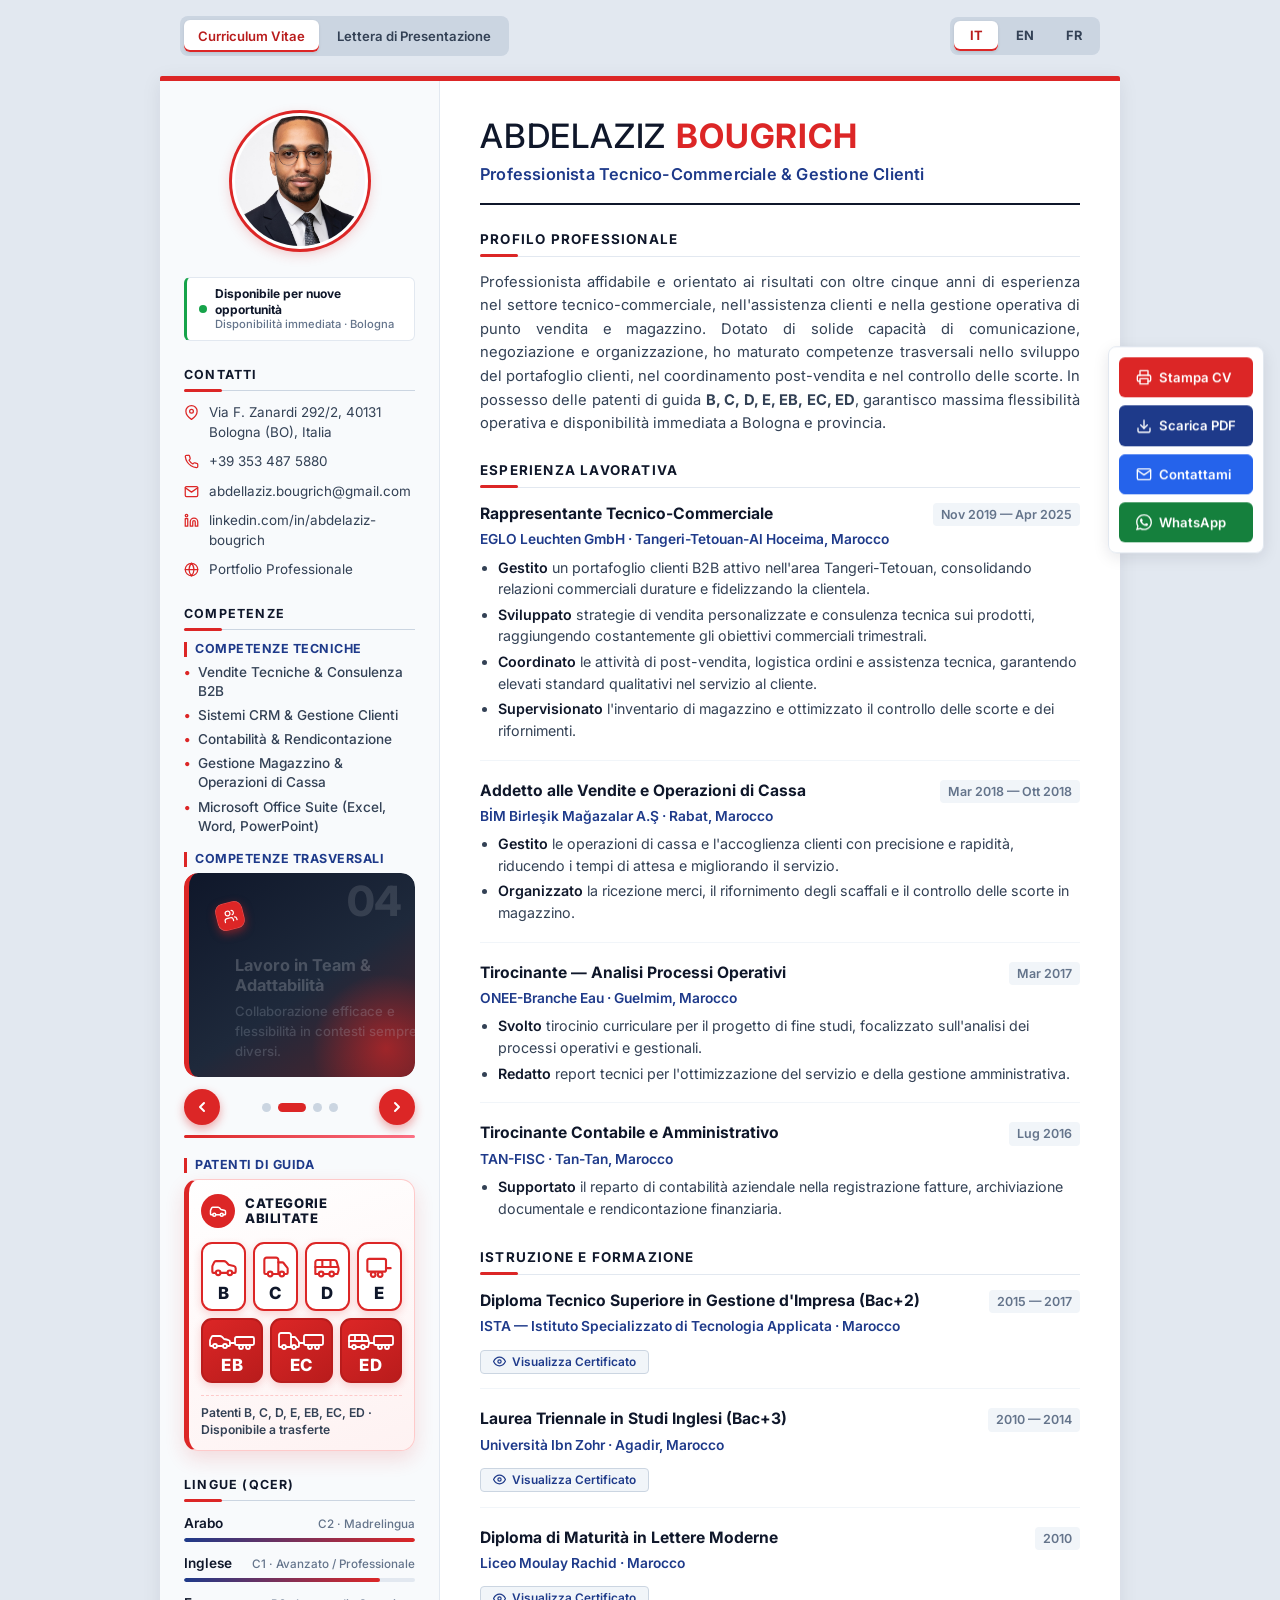
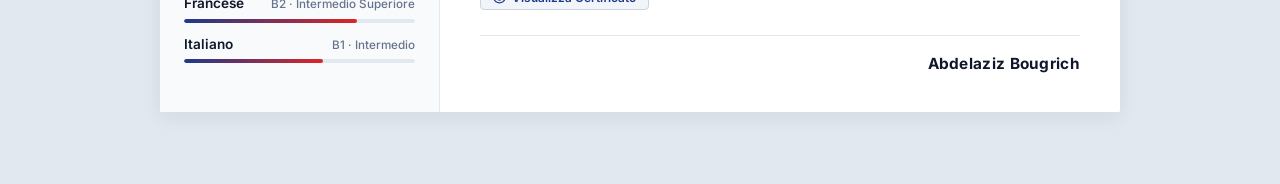
<file: index.html>
<!DOCTYPE html>
<html lang="it">

<head>
    <meta charset="UTF-8">
    <meta name="viewport" content="width=device-width, initial-scale=1.0">
    <title>Curriculum Vitae — Abdelaziz Bougrich | Professionista Tecnico-Commerciale</title>
    <!-- SEO & Accessibility -->
    <meta name="description"
        content="Curriculum Vitae di Abdelaziz Bougrich — Professionista Tecnico-Commerciale con oltre 5 anni di esperienza. Residente a Bologna, Italia. Patenti: B, C, D, E, EB, EC, ED.">
    <!-- Open Graph / LinkedIn / WhatsApp Social Preview -->
    <meta property="og:type" content="profile">
    <meta property="og:title" content="Abdelaziz Bougrich — Curriculum Vitae">
    <meta property="og:description"
        content="Professionista Tecnico-Commerciale con 5+ anni di esperienza nelle vendite tecniche, gestione clienti e logistica commerciale. Bologna, Italia.">
    <meta property="og:url" content="https://abdellazizbougrich-alt.github.io/Bougrich-abdelaziz-CV/">
    <meta property="og:image"
        content="https://abdellazizbougrich-alt.github.io/Bougrich-abdelaziz-CV/profile-placeholder.jpeg">
    <meta property="og:locale" content="it_IT">
    <meta name="twitter:card" content="summary_large_image">
    <meta name="twitter:title" content="Abdelaziz Bougrich — Curriculum Vitae">
    <meta name="twitter:description" content="Professionista Tecnico-Commerciale. Residente a Bologna, Italia.">
    <link rel="icon" type="image/svg+xml"
        href="data:image/svg+xml,<svg xmlns='http://www.w3.org/2000/svg' viewBox='0 0 32 32'><rect width='32' height='32' rx='6' fill='%230f172a'/><text x='16' y='21' font-family='sans-serif' font-size='13' font-weight='700' fill='white' text-anchor='middle'>AB</text></svg>">
    <meta name="theme-color" content="#dc2626">
    <link rel="stylesheet" href="style.css">
    <script>document.documentElement.classList.add('js');</script>
</head>

<body>
    <!-- Language Toggles -->
    <input type="radio" name="lang-switch" id="lang-it" checked class="lang-toggle">
    <input type="radio" name="lang-switch" id="lang-en" class="lang-toggle">
    <input type="radio" name="lang-switch" id="lang-fr" class="lang-toggle">

    <div class="top-bar no-print">
        <nav class="doc-nav" aria-label="Document Navigation">
            <a href="index.html" class="doc-nav-link active">
                <span data-lang="it">Curriculum Vitae</span>
                <span data-lang="en">Curriculum Vitae</span>
                <span data-lang="fr">Curriculum Vitae</span>
            </a>
            <a href="lettera.html" class="doc-nav-link">
                <span data-lang="it">Lettera di Presentazione</span>
                <span data-lang="en">Cover Letter</span>
                <span data-lang="fr">Lettre de Motivation</span>
            </a>
        </nav>
        <div class="lang-controls" role="group" aria-label="Language Selector">
            <label for="lang-it" class="lang-btn">IT</label>
            <label for="lang-en" class="lang-btn">EN</label>
            <label for="lang-fr" class="lang-btn">FR</label>
        </div>
    </div>

    <div class="cv-wrapper">
        <!-- Sidebar: Photo, Contact, Skills, Driving Licences, Languages -->
        <aside class="sidebar">
            <div class="photo-container" id="photoContainer">
                <img src="profile-placeholder.jpeg" alt="Abdelaziz Bougrich" class="profile-photo" id="profileImg">
            </div>

            <!-- Availability Badge -->
            <div class="availability-badge no-print" id="availabilityBadge">
                <span class="badge-dot" aria-hidden="true"></span>
                <div class="badge-text">
                    <strong class="badge-status">
                        <span data-lang="it">Disponibile per nuove opportunità</span>
                        <span data-lang="en">Open to Work</span>
                        <span data-lang="fr">Ouvert aux opportunités</span>
                    </strong>
                    <span class="badge-notice">
                        <span data-lang="it">Disponibilità immediata · Bologna</span>
                        <span data-lang="en">Immediate availability · Bologna</span>
                        <span data-lang="fr">Disponibilité immédiate · Bologne</span>
                    </span>
                </div>
            </div>

            <!-- Contatti -->
            <div class="sidebar-section" id="contatti">
                <h2 data-lang="it">Contatti</h2>
                <h2 data-lang="en">Contact</h2>
                <h2 data-lang="fr">Coordonnées</h2>
                <div class="contact-info">
                    <p>
                        <svg xmlns="http://www.w3.org/2000/svg" width="15" height="15" viewBox="0 0 24 24" fill="none"
                            stroke="currentColor" stroke-width="2" stroke-linecap="round" stroke-linejoin="round"
                            class="contact-icon" aria-hidden="true">
                            <path d="M21 10c0 7-9 13-9 13s-9-6-9-13a9 9 0 0 1 18 0z"></path>
                            <circle cx="12" cy="10" r="3"></circle>
                        </svg>
                        <span data-lang="it">Via F. Zanardi 292/2, 40131 Bologna (BO), Italia</span>
                        <span data-lang="en">Via F. Zanardi 292/2, 40131 Bologna (BO), Italy</span>
                        <span data-lang="fr">Via F. Zanardi 292/2, 40131 Bologne (BO), Italie</span>
                    </p>
                    <p>
                        <svg xmlns="http://www.w3.org/2000/svg" width="15" height="15" viewBox="0 0 24 24" fill="none"
                            stroke="currentColor" stroke-width="2" stroke-linecap="round" stroke-linejoin="round"
                            class="contact-icon" aria-hidden="true">
                            <path
                                d="M22 16.92v3a2 2 0 0 1-2.18 2 19.79 19.79 0 0 1-8.63-3.07 19.5 19.5 0 0 1-6-6 19.79 19.79 0 0 1-3.07-8.67A2 2 0 0 1 4.11 2h3a2 2 0 0 1 2 1.72 12.84 12.84 0 0 0 .7 2.81 2 2 0 0 1-.45 2.11L8.09 9.91a16 16 0 0 0 6 6l1.27-1.27a2 2 0 0 1 2.11-.45 12.84 12.84 0 0 0 2.81.7A2 2 0 0 1 22 16.92z">
                            </path>
                        </svg>
                        <a href="tel:+393534875880">+39 353 487 5880</a>
                    </p>
                    <p>
                        <svg xmlns="http://www.w3.org/2000/svg" width="15" height="15" viewBox="0 0 24 24" fill="none"
                            stroke="currentColor" stroke-width="2" stroke-linecap="round" stroke-linejoin="round"
                            class="contact-icon" aria-hidden="true">
                            <path d="M4 4h16c1.1 0 2 .9 2 2v12c0 1.1-.9 2-2 2H4c-1.1 0-2-.9-2-2V6c0-1.1.9-2 2-2z">
                            </path>
                            <polyline points="22,6 12,13 2,6"></polyline>
                        </svg>
                        <a href="https://mail.google.com/mail/?view=cm&amp;fs=1&amp;to=abdellaziz.bougrich@gmail.com&amp;su=Candidatura%20-%20Abdelaziz%20Bougrich"
                            target="_blank" rel="noopener noreferrer"
                            class="email-trigger">abdellaziz.bougrich@gmail.com</a>
                    </p>
                    <p>
                        <svg xmlns="http://www.w3.org/2000/svg" width="15" height="15" viewBox="0 0 24 24" fill="none"
                            stroke="currentColor" stroke-width="2" stroke-linecap="round" stroke-linejoin="round"
                            class="contact-icon" aria-hidden="true">
                            <path d="M16 8a6 6 0 0 1 6 6v7h-4v-7a2 2 0 0 0-2-2 2 2 0 0 0-2 2v7h-4v-7a6 6 0 0 1 6-6z">
                            </path>
                            <rect x="2" y="9" width="4" height="12"></rect>
                            <circle cx="4" cy="4" r="2"></circle>
                        </svg>
                        <a href="https://www.linkedin.com/in/abdelaziz-bougrich-a13671155/" target="_blank"
                            rel="noopener noreferrer">linkedin.com/in/abdelaziz-bougrich</a>
                    </p>
                    <p>
                        <svg xmlns="http://www.w3.org/2000/svg" width="15" height="15" viewBox="0 0 24 24" fill="none"
                            stroke="currentColor" stroke-width="2" stroke-linecap="round" stroke-linejoin="round"
                            class="contact-icon" aria-hidden="true">
                            <circle cx="12" cy="12" r="10"></circle>
                            <line x1="2" y1="12" x2="22" y2="12"></line>
                            <path
                                d="M12 2a15.3 15.3 0 0 1 4 10 15.3 15.3 0 0 1-4 10 15.3 15.3 0 0 1-4-10 15.3 15.3 0 0 1 4-10z">
                            </path>
                        </svg>
                        <a href="https://abdellazizbougrich-alt.github.io/Abdelaziz-Bougrich-portfolio/" target="_blank"
                            rel="noopener noreferrer">Portfolio Professionale</a>
                    </p>
                </div>
            </div>

            <!-- Competenze & Patenti -->
            <div class="sidebar-section" id="competenze">
                <h2 data-lang="it">Competenze</h2>
                <h2 data-lang="en">Skills</h2>
                <h2 data-lang="fr">Compétences</h2>

                <strong class="skills-subtitle" data-lang="it">Competenze Tecniche</strong>
                <strong class="skills-subtitle" data-lang="en">Hard Skills</strong>
                <strong class="skills-subtitle" data-lang="fr">Compétences Techniques</strong>
                <ul class="skills-bullet-list">
                    <li><span data-lang="it">Vendite Tecniche &amp; Consulenza B2B</span><span data-lang="en">Technical
                            Sales &amp; B2B Consulting</span><span data-lang="fr">Ventes Techniques &amp; Conseil
                            B2B</span></li>
                    <li><span data-lang="it">Sistemi CRM &amp; Gestione Clienti</span><span data-lang="en">CRM Systems
                            &amp; Client Management</span><span data-lang="fr">Systèmes CRM &amp; Gestion Client</span>
                    </li>
                    <li><span data-lang="it">Contabilità &amp; Rendicontazione</span><span data-lang="en">Accounting
                            &amp; Financial Reporting</span><span data-lang="fr">Comptabilité &amp; Reporting</span>
                    </li>
                    <li><span data-lang="it">Gestione Magazzino &amp; Operazioni di Cassa</span><span
                            data-lang="en">Inventory Control &amp; Cashiering</span><span data-lang="fr">Gestion des
                            Stocks &amp; Tenue de Caisse</span></li>
                    <li>Microsoft Office Suite (Excel, Word, PowerPoint)</li>
                </ul>

                <strong class="skills-subtitle" data-lang="it">Competenze Trasversali</strong>
                <strong class="skills-subtitle" data-lang="en">Soft Skills</strong>
                <strong class="skills-subtitle" data-lang="fr">Compétences Transversales</strong>

                <!-- Soft Skills Slider (swipe on mobile, arrows/dots on desktop, auto-play) -->
                <div class="soft-slider" id="softSlider" role="region" aria-roledescription="carousel"
                    aria-label="Soft Skills">
                    <div class="soft-track" id="softTrack">
                        <article class="soft-slide is-active" role="group" aria-roledescription="slide"
                            aria-label="1 / 4">
                            <span class="soft-num" aria-hidden="true">01</span>
                            <span class="soft-ico" aria-hidden="true">
                                <svg width="26" height="26" viewBox="0 0 24 24" fill="none" stroke="currentColor"
                                    stroke-width="2" stroke-linecap="round" stroke-linejoin="round">
                                    <polyline points="22 7 13.5 15.5 8.5 10.5 2 17"></polyline>
                                    <polyline points="16 7 22 7 22 13"></polyline>
                                </svg>
                            </span>
                            <div class="soft-text">
                                <h3 class="soft-title">
                                    <span data-lang="it">Gestione Commerciale &amp; Negoziazione</span>
                                    <span data-lang="en">Sales Management &amp; Negotiation</span>
                                    <span data-lang="fr">Gestion des Ventes &amp; Négociation</span>
                                </h3>
                                <p class="soft-desc">
                                    <span data-lang="it">Sviluppo del portafoglio clienti e trattative orientate al risultato.</span>
                                    <span data-lang="en">Growing client portfolios and closing results-driven deals.</span>
                                    <span data-lang="fr">Développement du portefeuille clients et négociations orientées résultats.</span>
                                </p>
                            </div>
                        </article>

                        <article class="soft-slide" role="group" aria-roledescription="slide" aria-label="2 / 4">
                            <span class="soft-num" aria-hidden="true">02</span>
                            <span class="soft-ico" aria-hidden="true">
                                <svg width="26" height="26" viewBox="0 0 24 24" fill="none" stroke="currentColor"
                                    stroke-width="2" stroke-linecap="round" stroke-linejoin="round">
                                    <path d="M15 14c.2-1 .7-1.7 1.5-2.5 1-.9 1.5-2.2 1.5-3.5A6 6 0 0 0 6 8c0 1 .2 2.2 1.5 3.5.7.7 1.3 1.5 1.5 2.5"></path>
                                    <path d="M9 18h6"></path>
                                    <path d="M10 22h4"></path>
                                </svg>
                            </span>
                            <div class="soft-text">
                                <h3 class="soft-title">
                                    <span data-lang="it">Problem Solving Operativo</span>
                                    <span data-lang="en">Operational Problem Solving</span>
                                    <span data-lang="fr">Résolution de Problèmes</span>
                                </h3>
                                <p class="soft-desc">
                                    <span data-lang="it">Soluzioni rapide e pratiche agli imprevisti di vendita e magazzino.</span>
                                    <span data-lang="en">Fast, practical fixes for sales and warehouse challenges.</span>
                                    <span data-lang="fr">Solutions rapides et concrètes aux imprévus de vente et de stock.</span>
                                </p>
                            </div>
                        </article>

                        <article class="soft-slide" role="group" aria-roledescription="slide" aria-label="3 / 4">
                            <span class="soft-num" aria-hidden="true">03</span>
                            <span class="soft-ico" aria-hidden="true">
                                <svg width="26" height="26" viewBox="0 0 24 24" fill="none" stroke="currentColor"
                                    stroke-width="2" stroke-linecap="round" stroke-linejoin="round">
                                    <path d="M3 11h3a2 2 0 0 1 2 2v3a2 2 0 0 1-2 2H5a2 2 0 0 1-2-2v-5Zm0 0a9 9 0 1 1 18 0m0 0v5a2 2 0 0 1-2 2h-1a2 2 0 0 1-2-2v-3a2 2 0 0 1 2-2h3Z"></path>
                                    <path d="M21 16v2a4 4 0 0 1-4 4h-5"></path>
                                </svg>
                            </span>
                            <div class="soft-text">
                                <h3 class="soft-title">
                                    <span data-lang="it">Assistenza Clienti &amp; Post-Vendita</span>
                                    <span data-lang="en">Customer Service &amp; After-Sales</span>
                                    <span data-lang="fr">Service Client &amp; Après-Vente</span>
                                </h3>
                                <p class="soft-desc">
                                    <span data-lang="it">Supporto attento e coordinamento post-vendita per fidelizzare il cliente.</span>
                                    <span data-lang="en">Attentive support and after-sales follow-up that builds loyalty.</span>
                                    <span data-lang="fr">Accompagnement attentif et suivi après-vente pour fidéliser.</span>
                                </p>
                            </div>
                        </article>

                        <article class="soft-slide" role="group" aria-roledescription="slide" aria-label="4 / 4">
                            <span class="soft-num" aria-hidden="true">04</span>
                            <span class="soft-ico" aria-hidden="true">
                                <svg width="26" height="26" viewBox="0 0 24 24" fill="none" stroke="currentColor"
                                    stroke-width="2" stroke-linecap="round" stroke-linejoin="round">
                                    <path d="M16 21v-2a4 4 0 0 0-4-4H6a4 4 0 0 0-4 4v2"></path>
                                    <circle cx="9" cy="7" r="4"></circle>
                                    <path d="M22 21v-2a4 4 0 0 0-3-3.87"></path>
                                    <path d="M16 3.13a4 4 0 0 1 0 7.75"></path>
                                </svg>
                            </span>
                            <div class="soft-text">
                                <h3 class="soft-title">
                                    <span data-lang="it">Lavoro in Team &amp; Adattabilità</span>
                                    <span data-lang="en">Teamwork &amp; Adaptability</span>
                                    <span data-lang="fr">Travail en Équipe &amp; Adaptabilité</span>
                                </h3>
                                <p class="soft-desc">
                                    <span data-lang="it">Collaborazione efficace e flessibilità in contesti sempre diversi.</span>
                                    <span data-lang="en">Effective collaboration and flexibility in ever-changing settings.</span>
                                    <span data-lang="fr">Collaboration efficace et flexibilité dans des contextes variés.</span>
                                </p>
                            </div>
                        </article>
                    </div>

                    <div class="soft-controls no-print">
                        <button type="button" class="soft-arrow soft-prev" id="softPrev" aria-label="Precedente">
                            <svg width="16" height="16" viewBox="0 0 24 24" fill="none" stroke="currentColor"
                                stroke-width="3" stroke-linecap="round" stroke-linejoin="round" aria-hidden="true">
                                <polyline points="15 18 9 12 15 6"></polyline>
                            </svg>
                        </button>
                        <div class="soft-dots" id="softDots" role="tablist" aria-label="Soft Skills">
                            <button type="button" class="soft-dot is-active" role="tab" aria-label="1"></button>
                            <button type="button" class="soft-dot" role="tab" aria-label="2"></button>
                            <button type="button" class="soft-dot" role="tab" aria-label="3"></button>
                            <button type="button" class="soft-dot" role="tab" aria-label="4"></button>
                        </div>
                        <button type="button" class="soft-arrow soft-next" id="softNext" aria-label="Successivo">
                            <svg width="16" height="16" viewBox="0 0 24 24" fill="none" stroke="currentColor"
                                stroke-width="3" stroke-linecap="round" stroke-linejoin="round" aria-hidden="true">
                                <polyline points="9 18 15 12 9 6"></polyline>
                            </svg>
                        </button>
                    </div>
                    <div class="soft-progress no-print" aria-hidden="true"><span id="softProgress"></span></div>
                </div>

                <strong class="skills-subtitle" data-lang="it">Patenti di Guida</strong>
                <strong class="skills-subtitle" data-lang="en">Driving Licences</strong>
                <strong class="skills-subtitle" data-lang="fr">Permis de Conduire</strong>
                <div class="cv-driving-block">
                    <div class="cv-driving-header">
                        <span class="cv-driving-badge" aria-hidden="true">
                            <svg width="18" height="18" viewBox="0 0 24 24" fill="none" stroke="currentColor"
                                stroke-width="2" stroke-linecap="round" stroke-linejoin="round" class="cv-driving-ico">
                                <path d="M19 17h2c.6 0 1-.4 1-1v-3c0-.9-.7-1.7-1.5-1.9C18.7 10.6 16 10 16 10s-1.3-1.4-2.2-2.3c-.5-.4-1.1-.7-1.8-.7H5c-.6 0-1.1.4-1.4.9l-1.4 2.9A3.7 3.7 0 0 0 2 12v4c0 .6.4 1 1 1h2"></path>
                                <circle cx="7" cy="17" r="2"></circle>
                                <path d="M9 17h6"></path>
                                <circle cx="17" cy="17" r="2"></circle>
                            </svg>
                        </span>
                        <span class="cv-driving-title">
                            <span data-lang="it">Categorie Abilitate</span>
                            <span data-lang="en">Licensed Categories</span>
                            <span data-lang="fr">Catégories Validées</span>
                        </span>
                    </div>
                    <div class="cv-licence-badges" role="list" aria-label="Driving Licences B, C, D, E, EB, EC, ED">
                        <span class="cv-lic-tile" role="listitem" style="--i:0"
                            title="Categoria B — Autovetture / Light Vehicles">
                            <svg class="cv-lic-svg" viewBox="0 0 24 24" fill="none" stroke="currentColor"
                                stroke-width="1.8" stroke-linecap="round" stroke-linejoin="round" aria-hidden="true">
                                <path d="M19 17h2c.6 0 1-.4 1-1v-3c0-.9-.7-1.7-1.5-1.9C18.7 10.6 16 10 16 10s-1.3-1.4-2.2-2.3c-.5-.4-1.1-.7-1.8-.7H5c-.6 0-1.1.4-1.4.9l-1.4 2.9A3.7 3.7 0 0 0 2 12v4c0 .6.4 1 1 1h2"></path>
                                <circle cx="7" cy="17" r="2"></circle>
                                <path d="M9 17h6"></path>
                                <circle cx="17" cy="17" r="2"></circle>
                            </svg>
                            <b class="cv-lic-letter">B</b>
                        </span>
                        <span class="cv-lic-tile" role="listitem" style="--i:1"
                            title="Categoria C — Autocarri &gt;3.5t / Heavy Trucks">
                            <svg class="cv-lic-svg" viewBox="0 0 24 24" fill="none" stroke="currentColor"
                                stroke-width="1.8" stroke-linecap="round" stroke-linejoin="round" aria-hidden="true">
                                <path d="M14 18V6a2 2 0 0 0-2-2H4a2 2 0 0 0-2 2v11a1 1 0 0 0 1 1h2"></path>
                                <path d="M15 18H9"></path>
                                <path d="M19 18h2a1 1 0 0 0 1-1v-3.65a1 1 0 0 0-.22-.624l-3.48-4.35A1 1 0 0 0 17.52 8H14"></path>
                                <circle cx="17" cy="18" r="2"></circle>
                                <circle cx="7" cy="18" r="2"></circle>
                            </svg>
                            <b class="cv-lic-letter">C</b>
                        </span>
                        <span class="cv-lic-tile" role="listitem" style="--i:2"
                            title="Categoria D — Autobus / Passenger Transport">
                            <svg class="cv-lic-svg" viewBox="0 0 24 24" fill="none" stroke="currentColor"
                                stroke-width="1.8" stroke-linecap="round" stroke-linejoin="round" aria-hidden="true">
                                <path d="M8 6v6"></path>
                                <path d="M15 6v6"></path>
                                <path d="M2 12h19.6"></path>
                                <path d="M18 18h3s.5-1.7.8-2.8c.1-.4.2-.8.2-1.2 0-.4-.1-.8-.2-1.2l-1.4-5C20.1 6.8 19.1 6 18 6H4a2 2 0 0 0-2 2v10h3"></path>
                                <circle cx="7" cy="18" r="2"></circle>
                                <path d="M9 18h5"></path>
                                <circle cx="16" cy="18" r="2"></circle>
                            </svg>
                            <b class="cv-lic-letter">D</b>
                        </span>
                        <span class="cv-lic-tile" role="listitem" style="--i:3"
                            title="Categoria E — Rimorchi Pesanti / Heavy Trailers">
                            <svg class="cv-lic-svg" viewBox="0 0 24 24" fill="none" stroke="currentColor"
                                stroke-width="1.8" stroke-linecap="round" stroke-linejoin="round" aria-hidden="true">
                                <rect x="2" y="5" width="16" height="11" rx="1.5"></rect>
                                <path d="M18 13h4"></path>
                                <circle cx="7" cy="18.5" r="2"></circle>
                                <circle cx="13" cy="18.5" r="2"></circle>
                            </svg>
                            <b class="cv-lic-letter">E</b>
                        </span>
                        <span class="cv-lic-tile cv-lic-trailer" role="listitem" style="--i:4"
                            title="Categoria EB — Auto + Rimorchio / Vehicle + Trailer">
                            <svg class="cv-lic-svg" viewBox="0 0 48 24" fill="none" stroke="currentColor"
                                stroke-width="1.8" stroke-linecap="round" stroke-linejoin="round" aria-hidden="true">
                                <path d="M19 17h2c.6 0 1-.4 1-1v-3c0-.9-.7-1.7-1.5-1.9C18.7 10.6 16 10 16 10s-1.3-1.4-2.2-2.3c-.5-.4-1.1-.7-1.8-.7H5c-.6 0-1.1.4-1.4.9l-1.4 2.9A3.7 3.7 0 0 0 2 12v4c0 .6.4 1 1 1h2"></path>
                                <circle cx="7" cy="17" r="2"></circle>
                                <path d="M9 17h6"></path>
                                <circle cx="17" cy="17" r="2"></circle>
                                <path d="M22 14h5"></path>
                                <rect x="27" y="8" width="19" height="8" rx="1.5"></rect>
                                <circle cx="33" cy="18" r="2"></circle>
                                <circle cx="40" cy="18" r="2"></circle>
                            </svg>
                            <b class="cv-lic-letter">EB</b>
                        </span>
                        <span class="cv-lic-tile cv-lic-trailer" role="listitem" style="--i:5"
                            title="Categoria EC — Autoarticolati / Articulated Heavy Trucks">
                            <svg class="cv-lic-svg" viewBox="0 0 48 24" fill="none" stroke="currentColor"
                                stroke-width="1.8" stroke-linecap="round" stroke-linejoin="round" aria-hidden="true">
                                <path d="M14 18V6a2 2 0 0 0-2-2H4a2 2 0 0 0-2 2v11a1 1 0 0 0 1 1h2"></path>
                                <path d="M15 18H9"></path>
                                <path d="M19 18h2a1 1 0 0 0 1-1v-3.65a1 1 0 0 0-.22-.624l-3.48-4.35A1 1 0 0 0 17.52 8H14"></path>
                                <circle cx="17" cy="18" r="2"></circle>
                                <circle cx="7" cy="18" r="2"></circle>
                                <path d="M22 14h5"></path>
                                <rect x="27" y="6" width="19" height="10" rx="1.5"></rect>
                                <circle cx="33" cy="18" r="2"></circle>
                                <circle cx="40" cy="18" r="2"></circle>
                            </svg>
                            <b class="cv-lic-letter">EC</b>
                        </span>
                        <span class="cv-lic-tile cv-lic-trailer" role="listitem" style="--i:6"
                            title="Categoria ED — Autosnodati / Articulated Coaches">
                            <svg class="cv-lic-svg" viewBox="0 0 48 24" fill="none" stroke="currentColor"
                                stroke-width="1.8" stroke-linecap="round" stroke-linejoin="round" aria-hidden="true">
                                <path d="M8 6v6"></path>
                                <path d="M15 6v6"></path>
                                <path d="M2 12h19.6"></path>
                                <path d="M18 18h3s.5-1.7.8-2.8c.1-.4.2-.8.2-1.2 0-.4-.1-.8-.2-1.2l-1.4-5C20.1 6.8 19.1 6 18 6H4a2 2 0 0 0-2 2v10h3"></path>
                                <circle cx="7" cy="18" r="2"></circle>
                                <path d="M9 18h5"></path>
                                <circle cx="16" cy="18" r="2"></circle>
                                <path d="M22 14h5"></path>
                                <rect x="27" y="7" width="19" height="9" rx="1.5"></rect>
                                <circle cx="33" cy="18" r="2"></circle>
                                <circle cx="40" cy="18" r="2"></circle>
                            </svg>
                            <b class="cv-lic-letter">ED</b>
                        </span>
                    </div>
                    <p class="cv-driving-note">
                        <span data-lang="it">Patenti B, C, D, E, EB, EC, ED · Disponibile a trasferte</span>
                        <span data-lang="en">Licences B, C, D, E, EB, EC, ED · Available for travel</span>
                        <span data-lang="fr">Permis B, C, D, E, EB, EC, ED · Disponible pour déplacements</span>
                    </p>
                </div>
            </div>

            <!-- Lingue (QCER / CEFR) -->
            <div class="sidebar-section" id="lingue">
                <h2 data-lang="it">Lingue (QCER)</h2>
                <h2 data-lang="en">Languages (CEFR)</h2>
                <h2 data-lang="fr">Langues (CECRL)</h2>
                <div class="lang-skill-group">
                    <div class="lang-item">
                        <div class="lang-info">
                            <span class="lang-name" data-lang="it">Arabo</span>
                            <span class="lang-name" data-lang="en">Arabic</span>
                            <span class="lang-name" data-lang="fr">Arabe</span>
                            <span class="lang-level" data-lang="it">C2 · Madrelingua</span>
                            <span class="lang-level" data-lang="en">C2 · Native</span>
                            <span class="lang-level" data-lang="fr">C2 · Langue maternelle</span>
                        </div>
                        <div class="lang-bar-bg">
                            <div class="lang-bar-fill" style="width:100%;"></div>
                        </div>
                    </div>
                    <div class="lang-item">
                        <div class="lang-info">
                            <span class="lang-name" data-lang="it">Inglese</span>
                            <span class="lang-name" data-lang="en">English</span>
                            <span class="lang-name" data-lang="fr">Anglais</span>
                            <span class="lang-level" data-lang="it">C1 · Avanzato / Professionale</span>
                            <span class="lang-level" data-lang="en">C1 · Full Professional</span>
                            <span class="lang-level" data-lang="fr">C1 · Professionnel</span>
                        </div>
                        <div class="lang-bar-bg">
                            <div class="lang-bar-fill" style="width:85%;"></div>
                        </div>
                    </div>
                    <div class="lang-item">
                        <div class="lang-info">
                            <span class="lang-name" data-lang="it">Francese</span>
                            <span class="lang-name" data-lang="en">French</span>
                            <span class="lang-name" data-lang="fr">Français</span>
                            <span class="lang-level" data-lang="it">B2 · Intermedio Superiore</span>
                            <span class="lang-level" data-lang="en">B2 · Upper Intermediate</span>
                            <span class="lang-level" data-lang="fr">B2 · Avancé</span>
                        </div>
                        <div class="lang-bar-bg">
                            <div class="lang-bar-fill" style="width:75%;"></div>
                        </div>
                    </div>
                    <div class="lang-item">
                        <div class="lang-info">
                            <span class="lang-name" data-lang="it">Italiano</span>
                            <span class="lang-name" data-lang="en">Italian</span>
                            <span class="lang-name" data-lang="fr">Italien</span>
                            <span class="lang-level" data-lang="it">B1 · Intermedio</span>
                            <span class="lang-level" data-lang="en">B1 · Intermediate</span>
                            <span class="lang-level" data-lang="fr">B1 · Intermédiaire</span>
                        </div>
                        <div class="lang-bar-bg">
                            <div class="lang-bar-fill" style="width:60%;"></div>
                        </div>
                    </div>
                </div>
            </div>
        </aside>

        <!-- Main Content: Header, Profile, Experience, Education, GDPR Footer -->
        <main class="main-content">
            <header>
                <h1><span class="first-name">Abdelaziz</span> <span class="last-name">BOUGRICH</span></h1>
                <p class="subtitle" data-lang="it">Professionista Tecnico-Commerciale &amp; Gestione Clienti</p>
                <p class="subtitle" data-lang="en">Technical Sales &amp; Client Management Professional</p>
                <p class="subtitle" data-lang="fr">Professionnel Technico-Commercial &amp; Relation Client</p>
            </header>

            <section id="profilo">
                <h2 data-lang="it">Profilo Professionale</h2>
                <h2 data-lang="en">Professional Profile</h2>
                <h2 data-lang="fr">Profil Professionnel</h2>

                <div class="profile-grid">
                    <div class="profile-variant" data-lang="it">
                        <p>Professionista affidabile e orientato ai risultati con oltre cinque anni di esperienza nel
                            settore tecnico-commerciale, nell'assistenza clienti e nella gestione operativa di punto
                            vendita e magazzino. Dotato di solide capacità di comunicazione, negoziazione e
                            organizzazione, ho maturato competenze trasversali nello sviluppo del portafoglio clienti,
                            nel coordinamento post-vendita e nel controllo delle scorte. In possesso delle patenti di
                            guida <strong>B, C, D, E, EB, EC, ED</strong>, garantisco massima flessibilità operativa e
                            disponibilità immediata a Bologna e provincia.</p>
                    </div>

                    <div class="profile-variant" data-lang="en">
                        <p>Reliable and results-driven professional with over five years of experience in technical
                            sales, customer service, and store/warehouse operations. Equipped with strong communication,
                            negotiation, and organizational skills, I have developed solid expertise in client portfolio
                            management, after-sales coordination, and inventory control. Holding full driving licences
                            (categories <strong>B, C, D, E, EB, EC, ED</strong>), I offer complete operational
                            flexibility and immediate availability in Bologna, Italy.</p>
                    </div>

                    <div class="profile-variant" data-lang="fr">
                        <p>Professionnel fiable et orienté vers les résultats avec plus de cinq ans d'expérience dans le
                            secteur technico-commercial, le service client et la gestion opérationnelle des stocks et
                            points de vente. Doté de solides compétences en communication, négociation et organisation,
                            j'ai développé une expertise confirmée dans la gestion de portefeuille clients et le suivi
                            après-vente. Titulaire des permis de conduire <strong>B, C, D, E, EB, EC, ED</strong>,
                            j'offre une disponibilité immédiate à Bologne, Italie.</p>
                    </div>
                </div>
            </section>

            <section id="esperienza">
                <h2 data-lang="it">Esperienza Lavorativa</h2>
                <h2 data-lang="en">Work Experience</h2>
                <h2 data-lang="fr">Expérience Professionnelle</h2>

                <article class="experience-item">
                    <div class="item-header">
                        <span class="item-title" data-lang="it">Rappresentante Tecnico-Commerciale</span>
                        <span class="item-title" data-lang="en">Technical Sales Representative</span>
                        <span class="item-title" data-lang="fr">Représentant Technico-Commercial</span>

                        <span class="item-date" data-lang="it">Nov 2019 — Apr 2025</span>
                        <span class="item-date" data-lang="en">Nov 2019 — Apr 2025</span>
                        <span class="item-date" data-lang="fr">Nov 2019 — Avr 2025</span>
                    </div>
                    <div class="item-meta" data-lang="it">EGLO Leuchten GmbH · Tangeri-Tetouan-Al Hoceima, Marocco</div>
                    <div class="item-meta" data-lang="en">EGLO Leuchten GmbH · Tangier-Tetouan-Al Hoceima, Morocco</div>
                    <div class="item-meta" data-lang="fr">EGLO Leuchten GmbH · Tanger-Tétouan-Al Hoceima, Maroc</div>

                    <div class="item-content" data-lang="it">
                        <ul>
                            <li><strong>Gestito</strong> un portafoglio clienti B2B attivo nell'area Tangeri-Tetouan,
                                consolidando relazioni commerciali durature e fidelizzando la clientela.</li>
                            <li><strong>Sviluppato</strong> strategie di vendita personalizzate e consulenza tecnica sui
                                prodotti, raggiungendo costantemente gli obiettivi commerciali trimestrali.</li>
                            <li><strong>Coordinato</strong> le attività di post-vendita, logistica ordini e assistenza
                                tecnica, garantendo elevati standard qualitativi nel servizio al cliente.</li>
                            <li><strong>Supervisionato</strong> l'inventario di magazzino e ottimizzato il controllo
                                delle scorte e dei rifornimenti.</li>
                        </ul>
                    </div>
                    <div class="item-content" data-lang="en">
                        <ul>
                            <li><strong>Managed</strong> an active B2B client portfolio across the Tangier-Tetouan
                                region, building lasting commercial relationships and driving customer loyalty.</li>
                            <li><strong>Developed</strong> tailored sales strategies and technical product consulting,
                                consistently achieving quarterly commercial targets.</li>
                            <li><strong>Coordinated</strong> after-sales, order logistics, and technical support
                                activities, ensuring high-quality standards in customer service delivery.</li>
                            <li><strong>Supervised</strong> warehouse inventory and optimized stock control and
                                replenishment processes.</li>
                        </ul>
                    </div>
                    <div class="item-content" data-lang="fr">
                        <ul>
                            <li><strong>Géré</strong> un portefeuille actif de clients B2B dans la région
                                Tanger-Tétouan, en développant des relations commerciales durables et en fidélisant la
                                clientèle.</li>
                            <li><strong>Élaboré</strong> des stratégies de vente personnalisées et un conseil technique
                                produits, atteignant systématiquement les objectifs commerciaux trimestriels.</li>
                            <li><strong>Coordonné</strong> les activités d'après-vente, la logistique des commandes et
                                l'assistance technique avec un haut niveau de qualité.</li>
                            <li><strong>Supervisé</strong> l'inventaire et optimisé le contrôle des stocks et des
                                approvisionnements.</li>
                        </ul>
                    </div>
                </article>

                <article class="experience-item">
                    <div class="item-header">
                        <span class="item-title" data-lang="it">Addetto alle Vendite e Operazioni di Cassa</span>
                        <span class="item-title" data-lang="en">Store Associate &amp; Cashier</span>
                        <span class="item-title" data-lang="fr">Employé de Magasin &amp; Caissier</span>

                        <span class="item-date" data-lang="it">Mar 2018 — Ott 2018</span>
                        <span class="item-date" data-lang="en">Mar 2018 — Oct 2018</span>
                        <span class="item-date" data-lang="fr">Mar 2018 — Oct 2018</span>
                    </div>

                    <div class="item-meta" data-lang="it">BİM Birleşik Mağazalar A.Ş · Rabat, Marocco</div>
                    <div class="item-meta" data-lang="en">BİM Birleşik Mağazalar A.Ş · Rabat, Morocco</div>
                    <div class="item-meta" data-lang="fr">BİM Birleşik Mağazalar A.Ş · Rabat, Maroc</div>

                    <div class="item-content" data-lang="it">
                        <ul>
                            <li><strong>Gestito</strong> le operazioni di cassa e l'accoglienza clienti con precisione e
                                rapidità, riducendo i tempi di attesa e migliorando il servizio.</li>
                            <li><strong>Organizzato</strong> la ricezione merci, il rifornimento degli scaffali e il
                                controllo delle scorte in magazzino.</li>
                        </ul>
                    </div>
                    <div class="item-content" data-lang="en">
                        <ul>
                            <li><strong>Managed</strong> cashier operations and customer assistance with accuracy and
                                speed, reducing wait times and improving overall satisfaction.</li>
                            <li><strong>Organized</strong> goods reception, shelf restocking, and warehouse stock
                                management to ensure continuous product availability.</li>
                        </ul>
                    </div>
                    <div class="item-content" data-lang="fr">
                        <ul>
                            <li><strong>Géré</strong> les opérations de caisse et l'accueil client avec précision et
                                rapidité, réduisant les temps d'attente.</li>
                            <li><strong>Organisé</strong> la réception des marchandises, le réapprovisionnement des
                                rayons et la gestion des stocks en magasin.</li>
                        </ul>
                    </div>
                </article>

                <article class="experience-item">
                    <div class="item-header">
                        <span class="item-title" data-lang="it">Tirocinante — Analisi Processi Operativi</span>
                        <span class="item-title" data-lang="en">Operations Analysis Intern (Final Project)</span>
                        <span class="item-title" data-lang="fr">Stagiaire — Analyse des Processus (PFE)</span>

                        <span class="item-date" data-lang="it">Mar 2017</span>
                        <span class="item-date" data-lang="en">Mar 2017</span>
                        <span class="item-date" data-lang="fr">Mar 2017</span>
                    </div>
                    <div class="item-meta" data-lang="it">ONEE-Branche Eau · Guelmim, Marocco</div>
                    <div class="item-meta" data-lang="en">ONEE-Branche Eau · Guelmim, Morocco</div>
                    <div class="item-meta" data-lang="fr">ONEE-Branche Eau · Guelmim, Maroc</div>

                    <div class="item-content" data-lang="it">
                        <ul>
                            <li><strong>Svolto</strong> tirocinio curriculare per il progetto di fine studi, focalizzato
                                sull'analisi dei processi operativi e gestionali.</li>
                            <li><strong>Redatto</strong> report tecnici per l'ottimizzazione del servizio e della
                                gestione amministrativa.</li>
                        </ul>
                    </div>
                    <div class="item-content" data-lang="en">
                        <ul>
                            <li><strong>Completed</strong> final year project internship focused on analyzing
                                operational and administrative processes.</li>
                            <li><strong>Prepared</strong> technical reports aimed at improving service efficiency and
                                resource management.</li>
                        </ul>
                    </div>
                    <div class="item-content" data-lang="fr">
                        <ul>
                            <li><strong>Réalisé</strong> le stage de projet de fin d'études axé sur l'analyse des
                                processus opérationnels et administratifs.</li>
                            <li><strong>Rédigé</strong> des rapports techniques pour l'amélioration de la gestion des
                                services.</li>
                        </ul>
                    </div>
                </article>

                <article class="experience-item">
                    <div class="item-header">
                        <span class="item-title" data-lang="it">Tirocinante Contabile e Amministrativo</span>
                        <span class="item-title" data-lang="en">Accounting &amp; Administrative Intern</span>
                        <span class="item-title" data-lang="fr">Stagiaire Comptable et Administratif</span>

                        <span class="item-date" data-lang="it">Lug 2016</span>
                        <span class="item-date" data-lang="en">Jul 2016</span>
                        <span class="item-date" data-lang="fr">Juil 2016</span>
                    </div>
                    <div class="item-meta" data-lang="it">TAN-FISC · Tan-Tan, Marocco</div>
                    <div class="item-meta" data-lang="en">TAN-FISC · Tan-Tan, Morocco</div>
                    <div class="item-meta" data-lang="fr">TAN-FISC · Tan-Tan, Maroc</div>

                    <div class="item-content" data-lang="it">
                        <ul>
                            <li><strong>Supportato</strong> il reparto di contabilità aziendale nella registrazione
                                fatture, archiviazione documentale e rendicontazione finanziaria.</li>
                        </ul>
                    </div>
                    <div class="item-content" data-lang="en">
                        <ul>
                            <li><strong>Supported</strong> the corporate accounting department with invoice
                                registration, document filing, and financial reporting.</li>
                        </ul>
                    </div>
                    <div class="item-content" data-lang="fr">
                        <ul>
                            <li><strong>Assuré</strong> le suivi de la saisie des factures, du classement documentaire
                                et du reporting financier au sein du service comptable.</li>
                        </ul>
                    </div>
                </article>
            </section>

            <section id="formazione">
                <h2 data-lang="it">Istruzione e Formazione</h2>
                <h2 data-lang="en">Education</h2>
                <h2 data-lang="fr">Formation Académique</h2>

                <div class="education-item">
                    <div class="item-header">
                        <span class="item-title" data-lang="it">Diploma Tecnico Superiore in Gestione d'Impresa
                            (Bac+2)</span>
                        <span class="item-title" data-lang="en">Diploma in Business Management (Bac+2)</span>
                        <span class="item-title" data-lang="fr">Diplôme de Technicien Spécialisé en Gestion des
                            Entreprises (Bac+2)</span>

                        <span class="item-date">2015 — 2017</span>
                    </div>
                    <div class="item-meta">
                        <span data-lang="it">ISTA — Istituto Specializzato di Tecnologia Applicata · Marocco</span>
                        <span data-lang="en">ISTA — Specialized Institute of Applied Technology · Morocco</span>
                        <span data-lang="fr">ISTA — Institut Spécialisé de Technologie Appliquée · Maroc</span>
                    </div>
                    <button type="button" class="btn-view-degree no-print" onclick="openModal(0)">
                        <svg width="13" height="13" viewBox="0 0 24 24" fill="none" stroke="currentColor"
                            stroke-width="2.2" stroke-linecap="round" stroke-linejoin="round" aria-hidden="true">
                            <path d="M1 12s4-8 11-8 11 8 11 8-4 8-11 8-11-8-11-8z"></path>
                            <circle cx="12" cy="12" r="3"></circle>
                        </svg>
                        <span data-lang="it">Visualizza Certificato</span>
                        <span data-lang="en">View Certificate</span>
                        <span data-lang="fr">Voir le Diplôme</span>
                    </button>
                </div>

                <div class="education-item">
                    <div class="item-header">
                        <span class="item-title" data-lang="it">Laurea Triennale in Studi Inglesi (Bac+3)</span>
                        <span class="item-title" data-lang="en">Bachelor's Degree in English Studies (Bac+3)</span>
                        <span class="item-title" data-lang="fr">Licence Fondamentale en Études Anglaises (Bac+3)</span>

                        <span class="item-date">2010 — 2014</span>
                    </div>
                    <div class="item-meta">
                        <span data-lang="it">Università Ibn Zohr · Agadir, Marocco</span>
                        <span data-lang="en">Ibn Zohr University · Agadir, Morocco</span>
                        <span data-lang="fr">Université Ibn Zohr · Agadir, Maroc</span>
                    </div>
                    <button type="button" class="btn-view-degree no-print" onclick="openModal(1)">
                        <svg width="13" height="13" viewBox="0 0 24 24" fill="none" stroke="currentColor"
                            stroke-width="2.2" stroke-linecap="round" stroke-linejoin="round" aria-hidden="true">
                            <path d="M1 12s4-8 11-8 11 8 11 8-4 8-11 8-11-8-11-8z"></path>
                            <circle cx="12" cy="12" r="3"></circle>
                        </svg>
                        <span data-lang="it">Visualizza Certificato</span>
                        <span data-lang="en">View Certificate</span>
                        <span data-lang="fr">Voir le Diplôme</span>
                    </button>
                </div>

                <div class="education-item">
                    <div class="item-header">
                        <span class="item-title" data-lang="it">Diploma di Maturità in Lettere Moderne</span>
                        <span class="item-title" data-lang="en">High School Diploma in Modern Literature</span>
                        <span class="item-title" data-lang="fr">Baccalauréat en Lettres Modernes</span>

                        <span class="item-date">2010</span>
                    </div>
                    <div class="item-meta">
                        <span data-lang="it">Liceo Moulay Rachid · Marocco</span>
                        <span data-lang="en">Lycée Moulay Rachid · Morocco</span>
                        <span data-lang="fr">Lycée Moulay Rachid · Maroc</span>
                    </div>
                    <button type="button" class="btn-view-degree no-print" onclick="openModal(2)">
                        <svg width="13" height="13" viewBox="0 0 24 24" fill="none" stroke="currentColor"
                            stroke-width="2.2" stroke-linecap="round" stroke-linejoin="round" aria-hidden="true">
                            <path d="M1 12s4-8 11-8 11 8 11 8-4 8-11 8-11-8-11-8z"></path>
                            <circle cx="12" cy="12" r="3"></circle>
                        </svg>
                        <span data-lang="it">Visualizza Certificato</span>
                        <span data-lang="en">View Certificate</span>
                        <span data-lang="fr">Voir le Diplôme</span>
                    </button>
                </div>
            </section>

            <!-- Signature Footer -->
            <footer class="cv-footer">
                <div class="cv-signature">
                    <span class="cv-signature-name">Abdelaziz Bougrich</span>
                </div>
            </footer>
        </main>
    </div>

    <!-- Floating CTA Action Bar -->
    <div class="cta-bar no-print">
        <a class="cta-btn cta-print" onclick="printCV(event)" href="#" role="button" aria-label="Stampa CV">
            <svg xmlns="http://www.w3.org/2000/svg" width="16" height="16" viewBox="0 0 24 24" fill="none"
                stroke="currentColor" stroke-width="2" stroke-linecap="round" stroke-linejoin="round"
                aria-hidden="true">
                <polyline points="6 9 6 2 18 2 18 9"></polyline>
                <path d="M6 18H4a2 2 0 0 1-2-2v-5a2 2 0 0 1 2-2h16a2 2 0 0 1 2 2v5a2 2 0 0 1-2 2h-2"></path>
                <rect x="6" y="14" width="12" height="8"></rect>
            </svg>
            <span data-lang="it">Stampa CV</span><span data-lang="en">Print CV</span><span
                data-lang="fr">Imprimer</span>
        </a>
        <a class="cta-btn cta-pdf" onclick="downloadPDF(event)" href="#" role="button" aria-label="Salva PDF"
            title="Salva come PDF A4">
            <svg xmlns="http://www.w3.org/2000/svg" width="16" height="16" viewBox="0 0 24 24" fill="none"
                stroke="currentColor" stroke-width="2" stroke-linecap="round" stroke-linejoin="round"
                aria-hidden="true">
                <path d="M21 15v4a2 2 0 0 1-2 2H5a2 2 0 0 1-2-2v-4"></path>
                <polyline points="7 10 12 15 17 10"></polyline>
                <line x1="12" y1="15" x2="12" y2="3"></line>
            </svg>
            <span data-lang="it">Scarica PDF</span><span data-lang="en">Save PDF</span><span
                data-lang="fr">Télécharger PDF</span>
        </a>
        <a class="cta-btn cta-email email-trigger"
            href="https://mail.google.com/mail/?view=cm&amp;fs=1&amp;to=abdellaziz.bougrich@gmail.com&amp;su=Candidatura%20-%20Abdelaziz%20Bougrich"
            target="_blank" rel="noopener noreferrer" aria-label="Email">
            <svg xmlns="http://www.w3.org/2000/svg" width="16" height="16" viewBox="0 0 24 24" fill="none"
                stroke="currentColor" stroke-width="2" stroke-linecap="round" stroke-linejoin="round"
                aria-hidden="true">
                <path d="M4 4h16c1.1 0 2 .9 2 2v12c0 1.1-.9 2-2 2H4c-1.1 0-2-.9-2-2V6c0-1.1.9-2 2-2z"></path>
                <polyline points="22,6 12,13 2,6"></polyline>
            </svg>
            <span data-lang="it">Contattami</span><span data-lang="en">Email Me</span><span
                data-lang="fr">M'écrire</span>
        </a>
        <a class="cta-btn cta-whatsapp"
            href="https://wa.me/393534875880?text=Buongiorno%20Abdelaziz%2C%20ho%20visionato%20il%20suo%20CV%20e%20vorrei%20contattarla."
            target="_blank" rel="noopener noreferrer" aria-label="WhatsApp">
            <svg xmlns="http://www.w3.org/2000/svg" width="16" height="16" viewBox="0 0 24 24" fill="currentColor"
                aria-hidden="true">
                <path
                    d="M17.472 14.382c-.297-.149-1.758-.867-2.03-.967-.273-.099-.471-.148-.67.15-.197.297-.767.966-.94 1.164-.173.199-.347.223-.644.075-.297-.15-1.255-.463-2.39-1.475-.883-.788-1.48-1.761-1.653-2.059-.173-.297-.018-.458.13-.606.134-.133.298-.347.446-.52.149-.174.198-.298.298-.497.099-.198.05-.371-.025-.52-.075-.149-.669-1.612-.916-2.207-.242-.579-.487-.5-.669-.51-.173-.008-.371-.01-.57-.01-.198 0-.52.074-.792.372-.272.297-1.04 1.016-1.04 2.479 0 1.462 1.065 2.875 1.213 3.074.149.198 2.096 3.2 5.077 4.487.709.306 1.262.489 1.694.625.712.227 1.36.195 1.871.118.571-.085 1.758-.719 2.006-1.413.248-.694.248-1.289.173-1.413-.074-.124-.272-.198-.57-.347m-5.421 7.403h-.004a9.87 9.87 0 0 1-5.031-1.378l-.361-.214-3.741.982.998-3.648-.235-.374a9.86 9.86 0 0 1-1.51-5.26c.001-5.45 4.436-9.884 9.888-9.884 2.64 0 5.122 1.03 6.988 2.898a9.825 9.825 0 0 1 2.893 6.994c-.003 5.45-4.437 9.884-9.885 9.884m8.413-18.297A11.815 11.815 0 0 0 12.05 0C5.495 0 .16 5.335.157 11.892c0 2.096.547 4.142 1.588 5.945L.057 24l6.305-1.654a11.882 11.882 0 0 0 5.683 1.448h.005c6.554 0 11.89-5.335 11.893-11.893a11.821 11.821 0 0 0-3.48-8.413Z">
                </path>
            </svg>
            <span data-lang="it">WhatsApp</span><span data-lang="en">WhatsApp</span><span data-lang="fr">WhatsApp</span>
        </a>
    </div>

    <!-- Modal Gallery HTML -->
    <div id="degreeModal" class="modal no-print" onclick="closeModal(event)" role="dialog" aria-modal="true"
        aria-labelledby="modalCaption">
        <span class="modal-close" onclick="closeModal(event)" aria-label="Chiudi">&times;</span>
        <div class="modal-content-wrapper" onclick="event.stopPropagation()">
            <img class="modal-content" id="modalImage" src="assets/diplome-ista.jpeg" alt="Certificato di studio">
            <button type="button" class="modal-nav prev-btn" onclick="changeImage(-1)"
                aria-label="Precedente">&#10094;</button>
            <button type="button" class="modal-nav next-btn" onclick="changeImage(1)"
                aria-label="Successivo">&#10095;</button>
            <div id="modalCaption"></div>
        </div>
    </div>

    <!-- Scripts -->
    <script>
        function getActiveLangFilename() {
            const isIt = document.getElementById('lang-it').checked;
            const isFr = document.getElementById('lang-fr').checked;
            if (isIt) return 'CV_Abdelaziz_Bougrich_IT';
            if (isFr) return 'CV_Abdelaziz_Bougrich_FR';
            return 'CV_Abdelaziz_Bougrich_EN';
        }

        function printCV(e) {
            if (e) e.preventDefault();
            const originalTitle = document.title;
            document.title = getActiveLangFilename();
            window.print();
            setTimeout(() => { document.title = originalTitle; }, 1500);
        }

        function downloadPDF(e) {
            if (e) e.preventDefault();
            printCV(e);
        }

        // Synchronize html[lang] attribute and email links when language radio changes
        function isMobileDevice() {
            return /Android|webOS|iPhone|iPad|iPod|BlackBerry|IEMobile|Opera Mini/i.test(navigator.userAgent) ||
                (navigator.platform === 'MacIntel' && navigator.maxTouchPoints > 1);
        }

        function updateEmailLinks() {
            const email = 'abdellaziz.bougrich@gmail.com';
            const isIt = document.getElementById('lang-it').checked;
            const isFr = document.getElementById('lang-fr').checked;

            let subject = 'Job Application - Abdelaziz Bougrich';
            if (isIt) subject = 'Candidatura - Abdelaziz Bougrich';
            else if (isFr) subject = 'Candidature - Abdelaziz Bougrich';

            const encodedSubject = encodeURIComponent(subject);
            const mobile = isMobileDevice();

            document.querySelectorAll('.email-trigger').forEach(function (link) {
                if (mobile) {
                    link.href = 'mailto:' + email + '?subject=' + encodedSubject;
                    link.removeAttribute('target');
                    link.removeAttribute('rel');
                } else {
                    link.href = 'https://mail.google.com/mail/?view=cm&fs=1&to=' + email + '&su=' + encodedSubject;
                    link.setAttribute('target', '_blank');
                    link.setAttribute('rel', 'noopener noreferrer');
                }
            });
        }

        updateEmailLinks();

        document.querySelectorAll('input[name="lang-switch"]').forEach(function (radio) {
            radio.addEventListener('change', function () {
                const lang = this.id.replace('lang-', '');
                document.documentElement.setAttribute('lang', lang);
                updateEmailLinks();
            });
        });

        // Mobile Scroll hide/show CTA bar
        let lastScrollTop = 0;
        const ctaBar = document.querySelector('.cta-bar');

        window.addEventListener('scroll', function () {
            if (window.innerWidth <= 850) {
                const st = window.pageYOffset || document.documentElement.scrollTop;
                if (st > lastScrollTop && st > 150) {
                    ctaBar.classList.add('cta-hidden');
                } else if (st < lastScrollTop - 5 || st <= 150) {
                    ctaBar.classList.remove('cta-hidden');
                }
                lastScrollTop = st <= 0 ? 0 : st;
            } else {
                ctaBar.classList.remove('cta-hidden');
            }
        }, { passive: true });

        // Degrees Modal Gallery Logic
        const degrees = [
            { src: "assets/diplome-ista.jpeg", titleIt: "Diploma ISTA — Gestione d'Impresa", titleEn: "ISTA Diploma — Business Management", titleFr: "Diplôme ISTA — Gestion des Entreprises" },
            { src: "assets/licence-anglais.jpeg", titleIt: "Laurea Triennale — Università Ibn Zohr", titleEn: "Bachelor's Degree — Ibn Zohr University", titleFr: "Licence — Université Ibn Zohr" },
            { src: "assets/baccalaureat.jpeg", titleIt: "Diploma di Maturità — Lettere Moderne", titleEn: "High School Diploma — Modern Literature", titleFr: "Baccalauréat — Lettres Modernes" }
        ];

        let currentIndex = 0;
        const modal = document.getElementById("degreeModal");
        const modalImg = document.getElementById("modalImage");
        const modalCaption = document.getElementById("modalCaption");

        function openModal(index) {
            modal.style.display = "flex";
            setTimeout(() => { modal.style.opacity = "1"; }, 10);
            document.body.style.overflow = "hidden";
            showImage(index || 0);
        }

        function closeModal(e) {
            if (e === undefined || e.target === modal || e.target.classList.contains('modal-close')) {
                modal.style.opacity = "0";
                setTimeout(() => {
                    modal.style.display = "none";
                    document.body.style.overflow = "auto";
                }, 250);
            }
        }

        function changeImage(step) {
            currentIndex += step;
            if (currentIndex >= degrees.length) currentIndex = 0;
            if (currentIndex < 0) currentIndex = degrees.length - 1;
            showImage(currentIndex);
        }

        function showImage(index) {
            currentIndex = index;
            modalImg.src = degrees[currentIndex].src;

            const isIt = document.getElementById('lang-it').checked;
            const isFr = document.getElementById('lang-fr').checked;

            if (isIt) modalCaption.textContent = degrees[currentIndex].titleIt;
            else if (isFr) modalCaption.textContent = degrees[currentIndex].titleFr;
            else modalCaption.textContent = degrees[currentIndex].titleEn;
            modalImg.alt = modalCaption.textContent;
        }

        document.addEventListener('keydown', function (event) {
            if (event.key === "Escape" && modal.style.display === "flex") {
                closeModal();
            }
        });
    </script>
    <script src="slides.js"></script>
</body>

</html>
</file>
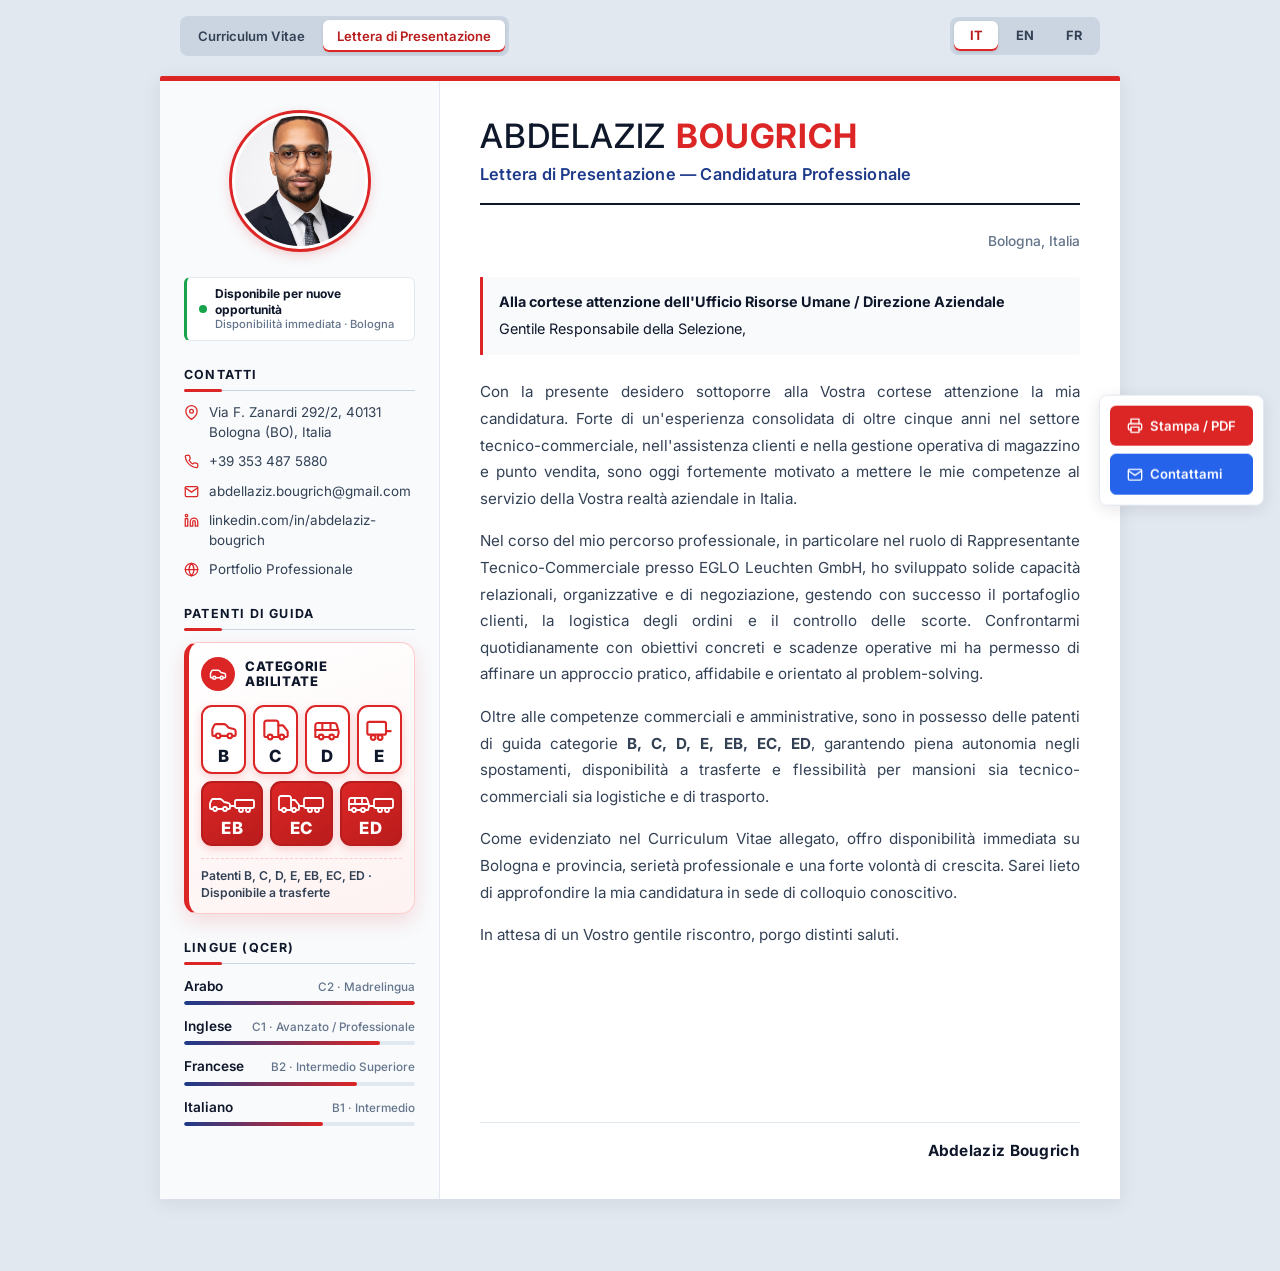
<file: lettera.html>
<!DOCTYPE html>
<html lang="it">

<head>
    <meta charset="UTF-8">
    <meta name="viewport" content="width=device-width, initial-scale=1.0">
    <title>Lettera di Presentazione — Abdelaziz Bougrich</title>
    <!-- SEO & Accessibility -->
    <meta name="description"
        content="Lettera di Presentazione di Abdelaziz Bougrich — Professionista Tecnico-Commerciale residente a Bologna, Italia.">
    <link rel="icon" type="image/svg+xml"
        href="data:image/svg+xml,<svg xmlns='http://www.w3.org/2000/svg' viewBox='0 0 32 32'><rect width='32' height='32' rx='6' fill='%230f172a'/><text x='16' y='21' font-family='sans-serif' font-size='13' font-weight='700' fill='white' text-anchor='middle'>AB</text></svg>">
    <meta name="theme-color" content="#dc2626">
    <link rel="stylesheet" href="style.css">
    <script>document.documentElement.classList.add('js');</script>
</head>

<body>
    <!-- Language Toggles -->
    <input type="radio" name="lang-switch" id="lang-it" checked class="lang-toggle">
    <input type="radio" name="lang-switch" id="lang-en" class="lang-toggle">
    <input type="radio" name="lang-switch" id="lang-fr" class="lang-toggle">

    <div class="top-bar no-print">
        <nav class="doc-nav" aria-label="Document Navigation">
            <a href="index.html" class="doc-nav-link">
                <span data-lang="it">Curriculum Vitae</span>
                <span data-lang="en">Curriculum Vitae</span>
                <span data-lang="fr">Curriculum Vitae</span>
            </a>
            <a href="lettera.html" class="doc-nav-link active">
                <span data-lang="it">Lettera di Presentazione</span>
                <span data-lang="en">Cover Letter</span>
                <span data-lang="fr">Lettre de Motivation</span>
            </a>
        </nav>
        <div class="lang-controls" role="group" aria-label="Language Selector">
            <label for="lang-it" class="lang-btn">IT</label>
            <label for="lang-en" class="lang-btn">EN</label>
            <label for="lang-fr" class="lang-btn">FR</label>
        </div>
    </div>

    <div class="cv-wrapper">
        <!-- Sidebar: Photo, Contact, Driving Licences, Languages -->
        <aside class="sidebar">
            <div class="photo-container">
                <img src="profile-placeholder.jpeg" alt="Abdelaziz Bougrich" class="profile-photo">
            </div>

            <!-- Availability Badge -->
            <div class="availability-badge no-print">
                <span class="badge-dot" aria-hidden="true"></span>
                <div class="badge-text">
                    <strong class="badge-status">
                        <span data-lang="it">Disponibile per nuove opportunità</span>
                        <span data-lang="en">Open to Work</span>
                        <span data-lang="fr">Ouvert aux opportunités</span>
                    </strong>
                    <span class="badge-notice">
                        <span data-lang="it">Disponibilità immediata · Bologna</span>
                        <span data-lang="en">Immediate availability · Bologna</span>
                        <span data-lang="fr">Disponibilité immédiate · Bologne</span>
                    </span>
                </div>
            </div>

            <!-- Contatti -->
            <div class="sidebar-section" id="contatti">
                <h2 data-lang="it">Contatti</h2>
                <h2 data-lang="en">Contact</h2>
                <h2 data-lang="fr">Coordonnées</h2>
                <div class="contact-info">
                    <p>
                        <svg xmlns="http://www.w3.org/2000/svg" width="15" height="15" viewBox="0 0 24 24" fill="none"
                            stroke="currentColor" stroke-width="2" stroke-linecap="round" stroke-linejoin="round"
                            class="contact-icon" aria-hidden="true">
                            <path d="M21 10c0 7-9 13-9 13s-9-6-9-13a9 9 0 0 1 18 0z"></path>
                            <circle cx="12" cy="10" r="3"></circle>
                        </svg>
                        <span data-lang="it">Via F. Zanardi 292/2, 40131 Bologna (BO), Italia</span>
                        <span data-lang="en">Via F. Zanardi 292/2, 40131 Bologna (BO), Italy</span>
                        <span data-lang="fr">Via F. Zanardi 292/2, 40131 Bologne (BO), Italie</span>
                    </p>
                    <p>
                        <svg xmlns="http://www.w3.org/2000/svg" width="15" height="15" viewBox="0 0 24 24" fill="none"
                            stroke="currentColor" stroke-width="2" stroke-linecap="round" stroke-linejoin="round"
                            class="contact-icon" aria-hidden="true">
                            <path
                                d="M22 16.92v3a2 2 0 0 1-2.18 2 19.79 19.79 0 0 1-8.63-3.07 19.5 19.5 0 0 1-6-6 19.79 19.79 0 0 1-3.07-8.67A2 2 0 0 1 4.11 2h3a2 2 0 0 1 2 1.72 12.84 12.84 0 0 0 .7 2.81 2 2 0 0 1-.45 2.11L8.09 9.91a16 16 0 0 0 6 6l1.27-1.27a2 2 0 0 1 2.11-.45 12.84 12.84 0 0 0 2.81.7A2 2 0 0 1 22 16.92z">
                            </path>
                        </svg>
                        <a href="tel:+393534875880">+39 353 487 5880</a>
                    </p>
                    <p>
                        <svg xmlns="http://www.w3.org/2000/svg" width="15" height="15" viewBox="0 0 24 24" fill="none"
                            stroke="currentColor" stroke-width="2" stroke-linecap="round" stroke-linejoin="round"
                            class="contact-icon" aria-hidden="true">
                            <path d="M4 4h16c1.1 0 2 .9 2 2v12c0 1.1-.9 2-2 2H4c-1.1 0-2-.9-2-2V6c0-1.1.9-2 2-2z">
                            </path>
                            <polyline points="22,6 12,13 2,6"></polyline>
                        </svg>
                        <a href="https://mail.google.com/mail/?view=cm&amp;fs=1&amp;to=abdellaziz.bougrich@gmail.com&amp;su=Candidatura%20-%20Abdelaziz%20Bougrich"
                            target="_blank" rel="noopener noreferrer"
                            class="email-trigger">abdellaziz.bougrich@gmail.com</a>
                    </p>
                    <p>
                        <svg xmlns="http://www.w3.org/2000/svg" width="15" height="15" viewBox="0 0 24 24" fill="none"
                            stroke="currentColor" stroke-width="2" stroke-linecap="round" stroke-linejoin="round"
                            class="contact-icon" aria-hidden="true">
                            <path d="M16 8a6 6 0 0 1 6 6v7h-4v-7a2 2 0 0 0-2-2 2 2 0 0 0-2 2v7h-4v-7a6 6 0 0 1 6-6z">
                            </path>
                            <rect x="2" y="9" width="4" height="12"></rect>
                            <circle cx="4" cy="4" r="2"></circle>
                        </svg>
                        <a href="https://www.linkedin.com/in/abdelaziz-bougrich-a13671155/" target="_blank"
                            rel="noopener noreferrer">linkedin.com/in/abdelaziz-bougrich</a>
                    </p>
                    <p>
                        <svg xmlns="http://www.w3.org/2000/svg" width="15" height="15" viewBox="0 0 24 24" fill="none"
                            stroke="currentColor" stroke-width="2" stroke-linecap="round" stroke-linejoin="round"
                            class="contact-icon" aria-hidden="true">
                            <circle cx="12" cy="12" r="10"></circle>
                            <line x1="2" y1="12" x2="22" y2="12"></line>
                            <path
                                d="M12 2a15.3 15.3 0 0 1 4 10 15.3 15.3 0 0 1-4 10 15.3 15.3 0 0 1-4-10 15.3 15.3 0 0 1 4-10z">
                            </path>
                        </svg>
                        <a href="https://abdellazizbougrich-alt.github.io/Abdelaziz-Bougrich-portfolio/" target="_blank"
                            rel="noopener noreferrer">Portfolio Professionale</a>
                    </p>
                </div>
            </div>

            <!-- Patenti di Guida -->
            <div class="sidebar-section" id="competenze">
                <h2 data-lang="it">Patenti di Guida</h2>
                <h2 data-lang="en">Driving Licences</h2>
                <h2 data-lang="fr">Permis de Conduire</h2>
                <div class="cv-driving-block">
                    <div class="cv-driving-header">
                        <span class="cv-driving-badge" aria-hidden="true">
                            <svg width="18" height="18" viewBox="0 0 24 24" fill="none" stroke="currentColor"
                                stroke-width="2" stroke-linecap="round" stroke-linejoin="round" class="cv-driving-ico">
                                <path d="M19 17h2c.6 0 1-.4 1-1v-3c0-.9-.7-1.7-1.5-1.9C18.7 10.6 16 10 16 10s-1.3-1.4-2.2-2.3c-.5-.4-1.1-.7-1.8-.7H5c-.6 0-1.1.4-1.4.9l-1.4 2.9A3.7 3.7 0 0 0 2 12v4c0 .6.4 1 1 1h2"></path>
                                <circle cx="7" cy="17" r="2"></circle>
                                <path d="M9 17h6"></path>
                                <circle cx="17" cy="17" r="2"></circle>
                            </svg>
                        </span>
                        <span class="cv-driving-title">
                            <span data-lang="it">Categorie Abilitate</span>
                            <span data-lang="en">Licensed Categories</span>
                            <span data-lang="fr">Catégories Validées</span>
                        </span>
                    </div>
                    <div class="cv-licence-badges" role="list" aria-label="Driving Licences B, C, D, E, EB, EC, ED">
                        <span class="cv-lic-tile" role="listitem" style="--i:0"
                            title="Categoria B — Autovetture / Light Vehicles">
                            <svg class="cv-lic-svg" viewBox="0 0 24 24" fill="none" stroke="currentColor"
                                stroke-width="1.8" stroke-linecap="round" stroke-linejoin="round" aria-hidden="true">
                                <path d="M19 17h2c.6 0 1-.4 1-1v-3c0-.9-.7-1.7-1.5-1.9C18.7 10.6 16 10 16 10s-1.3-1.4-2.2-2.3c-.5-.4-1.1-.7-1.8-.7H5c-.6 0-1.1.4-1.4.9l-1.4 2.9A3.7 3.7 0 0 0 2 12v4c0 .6.4 1 1 1h2"></path>
                                <circle cx="7" cy="17" r="2"></circle>
                                <path d="M9 17h6"></path>
                                <circle cx="17" cy="17" r="2"></circle>
                            </svg>
                            <b class="cv-lic-letter">B</b>
                        </span>
                        <span class="cv-lic-tile" role="listitem" style="--i:1"
                            title="Categoria C — Autocarri &gt;3.5t / Heavy Trucks">
                            <svg class="cv-lic-svg" viewBox="0 0 24 24" fill="none" stroke="currentColor"
                                stroke-width="1.8" stroke-linecap="round" stroke-linejoin="round" aria-hidden="true">
                                <path d="M14 18V6a2 2 0 0 0-2-2H4a2 2 0 0 0-2 2v11a1 1 0 0 0 1 1h2"></path>
                                <path d="M15 18H9"></path>
                                <path d="M19 18h2a1 1 0 0 0 1-1v-3.65a1 1 0 0 0-.22-.624l-3.48-4.35A1 1 0 0 0 17.52 8H14"></path>
                                <circle cx="17" cy="18" r="2"></circle>
                                <circle cx="7" cy="18" r="2"></circle>
                            </svg>
                            <b class="cv-lic-letter">C</b>
                        </span>
                        <span class="cv-lic-tile" role="listitem" style="--i:2"
                            title="Categoria D — Autobus / Passenger Transport">
                            <svg class="cv-lic-svg" viewBox="0 0 24 24" fill="none" stroke="currentColor"
                                stroke-width="1.8" stroke-linecap="round" stroke-linejoin="round" aria-hidden="true">
                                <path d="M8 6v6"></path>
                                <path d="M15 6v6"></path>
                                <path d="M2 12h19.6"></path>
                                <path d="M18 18h3s.5-1.7.8-2.8c.1-.4.2-.8.2-1.2 0-.4-.1-.8-.2-1.2l-1.4-5C20.1 6.8 19.1 6 18 6H4a2 2 0 0 0-2 2v10h3"></path>
                                <circle cx="7" cy="18" r="2"></circle>
                                <path d="M9 18h5"></path>
                                <circle cx="16" cy="18" r="2"></circle>
                            </svg>
                            <b class="cv-lic-letter">D</b>
                        </span>
                        <span class="cv-lic-tile" role="listitem" style="--i:3"
                            title="Categoria E — Rimorchi Pesanti / Heavy Trailers">
                            <svg class="cv-lic-svg" viewBox="0 0 24 24" fill="none" stroke="currentColor"
                                stroke-width="1.8" stroke-linecap="round" stroke-linejoin="round" aria-hidden="true">
                                <rect x="2" y="5" width="16" height="11" rx="1.5"></rect>
                                <path d="M18 13h4"></path>
                                <circle cx="7" cy="18.5" r="2"></circle>
                                <circle cx="13" cy="18.5" r="2"></circle>
                            </svg>
                            <b class="cv-lic-letter">E</b>
                        </span>
                        <span class="cv-lic-tile cv-lic-trailer" role="listitem" style="--i:4"
                            title="Categoria EB — Auto + Rimorchio / Vehicle + Trailer">
                            <svg class="cv-lic-svg" viewBox="0 0 48 24" fill="none" stroke="currentColor"
                                stroke-width="1.8" stroke-linecap="round" stroke-linejoin="round" aria-hidden="true">
                                <path d="M19 17h2c.6 0 1-.4 1-1v-3c0-.9-.7-1.7-1.5-1.9C18.7 10.6 16 10 16 10s-1.3-1.4-2.2-2.3c-.5-.4-1.1-.7-1.8-.7H5c-.6 0-1.1.4-1.4.9l-1.4 2.9A3.7 3.7 0 0 0 2 12v4c0 .6.4 1 1 1h2"></path>
                                <circle cx="7" cy="17" r="2"></circle>
                                <path d="M9 17h6"></path>
                                <circle cx="17" cy="17" r="2"></circle>
                                <path d="M22 14h5"></path>
                                <rect x="27" y="8" width="19" height="8" rx="1.5"></rect>
                                <circle cx="33" cy="18" r="2"></circle>
                                <circle cx="40" cy="18" r="2"></circle>
                            </svg>
                            <b class="cv-lic-letter">EB</b>
                        </span>
                        <span class="cv-lic-tile cv-lic-trailer" role="listitem" style="--i:5"
                            title="Categoria EC — Autoarticolati / Articulated Heavy Trucks">
                            <svg class="cv-lic-svg" viewBox="0 0 48 24" fill="none" stroke="currentColor"
                                stroke-width="1.8" stroke-linecap="round" stroke-linejoin="round" aria-hidden="true">
                                <path d="M14 18V6a2 2 0 0 0-2-2H4a2 2 0 0 0-2 2v11a1 1 0 0 0 1 1h2"></path>
                                <path d="M15 18H9"></path>
                                <path d="M19 18h2a1 1 0 0 0 1-1v-3.65a1 1 0 0 0-.22-.624l-3.48-4.35A1 1 0 0 0 17.52 8H14"></path>
                                <circle cx="17" cy="18" r="2"></circle>
                                <circle cx="7" cy="18" r="2"></circle>
                                <path d="M22 14h5"></path>
                                <rect x="27" y="6" width="19" height="10" rx="1.5"></rect>
                                <circle cx="33" cy="18" r="2"></circle>
                                <circle cx="40" cy="18" r="2"></circle>
                            </svg>
                            <b class="cv-lic-letter">EC</b>
                        </span>
                        <span class="cv-lic-tile cv-lic-trailer" role="listitem" style="--i:6"
                            title="Categoria ED — Autosnodati / Articulated Coaches">
                            <svg class="cv-lic-svg" viewBox="0 0 48 24" fill="none" stroke="currentColor"
                                stroke-width="1.8" stroke-linecap="round" stroke-linejoin="round" aria-hidden="true">
                                <path d="M8 6v6"></path>
                                <path d="M15 6v6"></path>
                                <path d="M2 12h19.6"></path>
                                <path d="M18 18h3s.5-1.7.8-2.8c.1-.4.2-.8.2-1.2 0-.4-.1-.8-.2-1.2l-1.4-5C20.1 6.8 19.1 6 18 6H4a2 2 0 0 0-2 2v10h3"></path>
                                <circle cx="7" cy="18" r="2"></circle>
                                <path d="M9 18h5"></path>
                                <circle cx="16" cy="18" r="2"></circle>
                                <path d="M22 14h5"></path>
                                <rect x="27" y="7" width="19" height="9" rx="1.5"></rect>
                                <circle cx="33" cy="18" r="2"></circle>
                                <circle cx="40" cy="18" r="2"></circle>
                            </svg>
                            <b class="cv-lic-letter">ED</b>
                        </span>
                    </div>
                    <p class="cv-driving-note">
                        <span data-lang="it">Patenti B, C, D, E, EB, EC, ED · Disponibile a trasferte</span>
                        <span data-lang="en">Licences B, C, D, E, EB, EC, ED · Available for travel</span>
                        <span data-lang="fr">Permis B, C, D, E, EB, EC, ED · Disponible pour déplacements</span>
                    </p>
                </div>
            </div>

            <!-- Lingue -->
            <div class="sidebar-section" id="lingue">
                <h2 data-lang="it">Lingue (QCER)</h2>
                <h2 data-lang="en">Languages (CEFR)</h2>
                <h2 data-lang="fr">Langues (CECRL)</h2>
                <div class="lang-skill-group">
                    <div class="lang-item">
                        <div class="lang-info">
                            <span class="lang-name" data-lang="it">Arabo</span>
                            <span class="lang-name" data-lang="en">Arabic</span>
                            <span class="lang-name" data-lang="fr">Arabe</span>
                            <span class="lang-level" data-lang="it">C2 · Madrelingua</span>
                            <span class="lang-level" data-lang="en">C2 · Native</span>
                            <span class="lang-level" data-lang="fr">C2 · Langue maternelle</span>
                        </div>
                        <div class="lang-bar-bg">
                            <div class="lang-bar-fill" style="width:100%;"></div>
                        </div>
                    </div>
                    <div class="lang-item">
                        <div class="lang-info">
                            <span class="lang-name" data-lang="it">Inglese</span>
                            <span class="lang-name" data-lang="en">English</span>
                            <span class="lang-name" data-lang="fr">Anglais</span>
                            <span class="lang-level" data-lang="it">C1 · Avanzato / Professionale</span>
                            <span class="lang-level" data-lang="en">C1 · Full Professional</span>
                            <span class="lang-level" data-lang="fr">C1 · Professionnel</span>
                        </div>
                        <div class="lang-bar-bg">
                            <div class="lang-bar-fill" style="width:85%;"></div>
                        </div>
                    </div>
                    <div class="lang-item">
                        <div class="lang-info">
                            <span class="lang-name" data-lang="it">Francese</span>
                            <span class="lang-name" data-lang="en">French</span>
                            <span class="lang-name" data-lang="fr">Français</span>
                            <span class="lang-level" data-lang="it">B2 · Intermedio Superiore</span>
                            <span class="lang-level" data-lang="en">B2 · Upper Intermediate</span>
                            <span class="lang-level" data-lang="fr">B2 · Avancé</span>
                        </div>
                        <div class="lang-bar-bg">
                            <div class="lang-bar-fill" style="width:75%;"></div>
                        </div>
                    </div>
                    <div class="lang-item">
                        <div class="lang-info">
                            <span class="lang-name" data-lang="it">Italiano</span>
                            <span class="lang-name" data-lang="en">Italian</span>
                            <span class="lang-name" data-lang="fr">Italien</span>
                            <span class="lang-level" data-lang="it">B1 · Intermedio</span>
                            <span class="lang-level" data-lang="en">B1 · Intermediate</span>
                            <span class="lang-level" data-lang="fr">B1 · Intermédiaire</span>
                        </div>
                        <div class="lang-bar-bg">
                            <div class="lang-bar-fill" style="width:60%;"></div>
                        </div>
                    </div>
                </div>
            </div>
        </aside>

        <!-- Main Content: Cover Letter Text -->
        <main class="main-content letter-content">
            <header>
                <h1><span class="first-name">Abdelaziz</span> <span class="last-name">BOUGRICH</span></h1>
                <p class="subtitle" data-lang="it">Lettera di Presentazione — Candidatura Professionale</p>
                <p class="subtitle" data-lang="en">Cover Letter — Professional Application</p>
                <p class="subtitle" data-lang="fr">Lettre de Motivation — Candidature Professionnelle</p>
            </header>

            <section class="letter-body">
                <p class="letter-date" data-lang="it">Bologna, Italia</p>
                <p class="letter-date" data-lang="en">Bologna, Italy</p>
                <p class="letter-date" data-lang="fr">Bologne, Italie</p>

                <div class="letter-recipient" data-lang="it">
                    <p><strong>Alla cortese attenzione dell'Ufficio Risorse Umane / Direzione Aziendale</strong></p>
                    <p>Gentile Responsabile della Selezione,</p>
                </div>
                <div class="letter-recipient" data-lang="en">
                    <p><strong>To the attention of the Human Resources Department / Hiring Management</strong></p>
                    <p>Dear Hiring Manager,</p>
                </div>
                <div class="letter-recipient" data-lang="fr">
                    <p><strong>À l'attention de la Direction des Ressources Humaines / Recrutement</strong></p>
                    <p>Madame, Monsieur le Responsable du Recrutement,</p>
                </div>

                <div class="letter-text" data-lang="it">
                    <p>Con la presente desidero sottoporre alla Vostra cortese attenzione la mia candidatura. Forte di
                        un'esperienza consolidata di oltre cinque anni nel settore tecnico-commerciale, nell'assistenza
                        clienti e nella gestione operativa di magazzino e punto vendita, sono oggi fortemente motivato a
                        mettere le mie competenze al servizio della Vostra realtà aziendale in Italia.</p>
                    <p>Nel corso del mio percorso professionale, in particolare nel ruolo di Rappresentante
                        Tecnico-Commerciale presso EGLO Leuchten GmbH, ho sviluppato solide capacità relazionali,
                        organizzative e di negoziazione, gestendo con successo il portafoglio clienti, la logistica
                        degli ordini e il controllo delle scorte. Confrontarmi quotidianamente con obiettivi concreti e
                        scadenze operative mi ha permesso di affinare un approccio pratico, affidabile e orientato al
                        problem-solving.</p>
                    <p>Oltre alle competenze commerciali e amministrative, sono in possesso delle patenti di guida
                        categorie <strong>B, C, D, E, EB, EC, ED</strong>, garantendo piena autonomia negli spostamenti,
                        disponibilità a trasferte e flessibilità per mansioni sia tecnico-commerciali sia logistiche e
                        di trasporto.</p>
                    <p>Come evidenziato nel Curriculum Vitae allegato, offro disponibilità immediata su Bologna e
                        provincia, serietà professionale e una forte volontà di crescita. Sarei lieto di approfondire la
                        mia candidatura in sede di colloquio conoscitivo.</p>
                    <p>In attesa di un Vostro gentile riscontro, porgo distinti saluti.</p>
                </div>

                <div class="letter-text" data-lang="en">
                    <p>I am writing to submit my application for a position within your organization. Backed by over
                        five years of consolidated experience in technical sales, customer service, and store/warehouse
                        operations, I am highly motivated to contribute my skills and work ethic to your company in
                        Italy.</p>
                    <p>Throughout my career, particularly as a Technical Sales Representative at EGLO Leuchten GmbH, I
                        have developed strong interpersonal, organizational, and negotiation skills, successfully
                        managing client portfolios, order logistics, and stock control. Working daily toward concrete
                        targets has shaped a practical, reliable, and problem-solving-oriented approach.</p>
                    <p>In addition to my commercial and administrative background, I hold full driving licences across
                        categories <strong>B, C, D, E, EB, EC, ED</strong>, ensuring complete mobility, readiness for
                        business travel, and versatility across commercial, logistics, and transport operations.</p>
                    <p>As detailed in my enclosed Curriculum Vitae, I am immediately available in Bologna and the
                        surrounding region. I would welcome the opportunity to discuss my qualifications further in a
                        personal interview.</p>
                    <p>Thank you for your time and consideration. Sincerely,</p>
                </div>

                <div class="letter-text" data-lang="fr">
                    <p>Par la présente, je vous soumets ma candidature au sein de votre entreprise. Fort d'une
                        expérience consolidée de plus de cinq ans dans le secteur technico-commercial, le service client
                        et la gestion des stocks, je suis pleinement motivé à mettre mes compétences au service de votre
                        organisation en Italie.</p>
                    <p>Au cours de mon parcours professionnel, notamment en tant que Représentant Technico-Commercial
                        chez EGLO Leuchten GmbH, j'ai développé de solides capacités relationnelles, organisationnelles
                        et de négociation, en assurant la gestion du portefeuille clients, le suivi logistique des
                        commandes et le contrôle des inventaires.</p>
                    <p>En complément de mes compétences commerciales et administratives, je suis titulaire des permis de
                        conduire catégories <strong>B, C, D, E, EB, EC, ED</strong>, offrant une autonomie complète de
                        déplacement et une grande polyvalence opérationnelle et logistique.</p>
                    <p>Disponible immédiatement à Bologne et dans sa région, je serais honoré de pouvoir échanger avec
                        vous lors d'un entretien afin de vous exposer plus en détail mes motivations.</p>
                    <p>Dans l'attente de votre retour, je vous prie d'agréer, Madame, Monsieur, l'expression de mes
                        salutations distinguées.</p>
                </div>
            </section>

            <!-- Signature Footer -->
            <footer class="cv-footer">
                <div class="cv-signature">
                    <span class="cv-signature-name">Abdelaziz Bougrich</span>
                </div>
            </footer>
        </main>
    </div>

    <!-- Floating CTA Action Bar -->
    <div class="cta-bar no-print">
        <a class="cta-btn cta-print" onclick="printLetter(event)" href="#" role="button" aria-label="Stampa Lettera">
            <svg xmlns="http://www.w3.org/2000/svg" width="16" height="16" viewBox="0 0 24 24" fill="none"
                stroke="currentColor" stroke-width="2" stroke-linecap="round" stroke-linejoin="round"
                aria-hidden="true">
                <polyline points="6 9 6 2 18 2 18 9"></polyline>
                <path d="M6 18H4a2 2 0 0 1-2-2v-5a2 2 0 0 1 2-2h16a2 2 0 0 1 2 2v5a2 2 0 0 1-2 2h-2"></path>
                <rect x="6" y="14" width="12" height="8"></rect>
            </svg>
            <span data-lang="it">Stampa / PDF</span><span data-lang="en">Print / PDF</span><span
                data-lang="fr">Imprimer / PDF</span>
        </a>
        <a class="cta-btn cta-email email-trigger"
            href="https://mail.google.com/mail/?view=cm&amp;fs=1&amp;to=abdellaziz.bougrich@gmail.com&amp;su=Candidatura%20-%20Abdelaziz%20Bougrich"
            target="_blank" rel="noopener noreferrer" aria-label="Email">
            <svg xmlns="http://www.w3.org/2000/svg" width="16" height="16" viewBox="0 0 24 24" fill="none"
                stroke="currentColor" stroke-width="2" stroke-linecap="round" stroke-linejoin="round"
                aria-hidden="true">
                <path d="M4 4h16c1.1 0 2 .9 2 2v12c0 1.1-.9 2-2 2H4c-1.1 0-2-.9-2-2V6c0-1.1.9-2 2-2z"></path>
                <polyline points="22,6 12,13 2,6"></polyline>
            </svg>
            <span data-lang="it">Contattami</span><span data-lang="en">Email Me</span><span
                data-lang="fr">M'écrire</span>
        </a>
    </div>

    <script>
        function printLetter(e) {
            if (e) e.preventDefault();
            const orig = document.title;
            const isIt = document.getElementById('lang-it').checked;
            const isFr = document.getElementById('lang-fr').checked;
            if (isIt) document.title = 'Lettera_Presentazione_Abdelaziz_Bougrich_IT';
            else if (isFr) document.title = 'Lettre_Motivation_Abdelaziz_Bougrich_FR';
            else document.title = 'Cover_Letter_Abdelaziz_Bougrich_EN';
            window.print();
            setTimeout(() => { document.title = orig; }, 1500);
        }

        function isMobileDevice() {
            return /Android|webOS|iPhone|iPad|iPod|BlackBerry|IEMobile|Opera Mini/i.test(navigator.userAgent) ||
                (navigator.platform === 'MacIntel' && navigator.maxTouchPoints > 1);
        }

        function updateEmailLinks() {
            const email = 'abdellaziz.bougrich@gmail.com';
            const isIt = document.getElementById('lang-it').checked;
            const isFr = document.getElementById('lang-fr').checked;

            let subject = 'Job Application - Abdelaziz Bougrich';
            if (isIt) subject = 'Candidatura - Abdelaziz Bougrich';
            else if (isFr) subject = 'Candidature - Abdelaziz Bougrich';

            const encodedSubject = encodeURIComponent(subject);
            const mobile = isMobileDevice();

            document.querySelectorAll('.email-trigger').forEach(function (link) {
                if (mobile) {
                    link.href = 'mailto:' + email + '?subject=' + encodedSubject;
                    link.removeAttribute('target');
                    link.removeAttribute('rel');
                } else {
                    link.href = 'https://mail.google.com/mail/?view=cm&fs=1&to=' + email + '&su=' + encodedSubject;
                    link.setAttribute('target', '_blank');
                    link.setAttribute('rel', 'noopener noreferrer');
                }
            });
        }

        updateEmailLinks();

        document.querySelectorAll('input[name="lang-switch"]').forEach(function (radio) {
            radio.addEventListener('change', function () {
                const lang = this.id.replace('lang-', '');
                document.documentElement.setAttribute('lang', lang);
                updateEmailLinks();
            });
        });
    </script>

    <script src="slides.js"></script>
</body>

</html>
</file>
<file: style.css>
@import url('https://fonts.googleapis.com/css2?family=Inter:wght@400;500;600;700&display=swap');

:root {
    /* Professional Italian / European Corporate Palette (Cold & Sober) */
    --primary-navy:    #0f172a;
    --secondary-navy:  #1e3a8a;
    --accent-blue:     #2563eb;
    --sidebar-bg:      #f8fafc;
    --main-bg:         #ffffff;
    --text-dark:       #0f172a;
    --text-body:       #334155;
    --text-muted:      #64748b;
    --border-color:    #e2e8f0;
    --badge-bg:        #f1f5f9;

    /* Red accent (added on top of the navy corporate palette) */
    --accent-red:      #dc2626;
    --red-dark:        #b91c1c;
    --red-deep:        #7f1d1d;
    --red-soft:        #fef2f2;
    --red-line:        #fecaca;

    /* Typography */
    --font-family:     'Inter', -apple-system, BlinkMacSystemFont, 'Segoe UI', Roboto, Helvetica, Arial, sans-serif;
}

*, *::before, *::after {
    margin: 0;
    padding: 0;
    box-sizing: border-box;
}

body {
    font-family: var(--font-family);
    background-color: #e2e8f0;
    color: var(--text-body);
    line-height: 1.55;
    font-size: 15px;
    -webkit-font-smoothing: antialiased;
    -moz-osx-font-smoothing: grayscale;
    padding-bottom: 40px;
}

/* ============================================================
   LANGUAGE SWITCHER & TOP BAR
   ============================================================ */
.lang-toggle {
    display: none;
}

.top-bar {
    max-width: 960px;
    margin: 0 auto;
    display: flex;
    align-items: center;
    justify-content: space-between;
    flex-wrap: wrap;
    padding: 16px 20px 8px;
    gap: 12px;
}

.doc-nav {
    display: inline-flex;
    background: #cbd5e1;
    padding: 4px;
    border-radius: 8px;
    gap: 4px;
}

.doc-nav-link {
    text-decoration: none;
    font-size: 0.82rem;
    font-weight: 600;
    color: var(--text-body);
    padding: 6px 14px;
    border-radius: 6px;
    transition: background-color 0.2s ease, color 0.2s ease;
}

.doc-nav-link:hover {
    color: var(--primary-navy);
    background: rgba(255, 255, 255, 0.5);
}

.doc-nav-link.active {
    background: #ffffff;
    color: var(--red-dark);
    box-shadow: 0 1px 3px rgba(15, 23, 42, 0.1), inset 0 -2px 0 var(--accent-red);
}

.lang-controls {
    display: inline-flex;
    gap: 4px;
    background: #cbd5e1;
    padding: 4px;
    border-radius: 8px;
}

.lang-btn {
    display: inline-flex;
    align-items: center;
    justify-content: center;
    cursor: pointer;
    font-size: 0.8rem;
    font-weight: 700;
    color: var(--text-body);
    background: transparent;
    padding: 5px 14px;
    border-radius: 6px;
    transition: background-color 0.2s ease, color 0.2s ease;
    min-width: 44px;
    text-align: center;
    user-select: none;
}

.lang-btn:hover {
    color: var(--primary-navy);
    background: rgba(255, 255, 255, 0.5);
}

#lang-it:checked ~ .top-bar .lang-controls label[for="lang-it"],
#lang-en:checked ~ .top-bar .lang-controls label[for="lang-en"],
#lang-fr:checked ~ .top-bar .lang-controls label[for="lang-fr"] {
    background: #ffffff;
    color: var(--red-dark);
    box-shadow: 0 1px 3px rgba(15, 23, 42, 0.12), inset 0 -2px 0 var(--accent-red);
}

/* Language Visibility Rules */
#lang-it:checked ~ .top-bar [data-lang]:not([data-lang="it"]),
#lang-en:checked ~ .top-bar [data-lang]:not([data-lang="en"]),
#lang-fr:checked ~ .top-bar [data-lang]:not([data-lang="fr"]),
#lang-it:checked ~ .cv-wrapper [data-lang]:not([data-lang="it"]),
#lang-en:checked ~ .cv-wrapper [data-lang]:not([data-lang="en"]),
#lang-fr:checked ~ .cv-wrapper [data-lang]:not([data-lang="fr"]),
#lang-it:checked ~ .cta-bar [data-lang]:not([data-lang="it"]),
#lang-en:checked ~ .cta-bar [data-lang]:not([data-lang="en"]),
#lang-fr:checked ~ .cta-bar [data-lang]:not([data-lang="fr"]),
#lang-it:checked ~ .print-btn [data-lang]:not([data-lang="it"]),
#lang-en:checked ~ .print-btn [data-lang]:not([data-lang="en"]),
#lang-fr:checked ~ .print-btn [data-lang]:not([data-lang="fr"]) {
    display: none !important;
}

/* ============================================================
   A4 CV CONTAINER & GRID
   ============================================================ */
.cv-wrapper {
    max-width: 960px;
    margin: 12px auto 32px;
    background: var(--main-bg);
    display: grid;
    grid-template-columns: 280px 1fr;
    min-height: 297mm;
    box-shadow: 0 4px 20px rgba(15, 23, 42, 0.08);
    border-top: 5px solid var(--accent-red);
    border-radius: 2px;
    overflow: hidden;
}

/* ============================================================
   SIDEBAR
   ============================================================ */
.sidebar {
    background: var(--sidebar-bg);
    color: var(--text-body);
    padding: 32px 24px;
    border-right: 1px solid var(--border-color);
    display: flex;
    flex-direction: column;
    gap: 24px;
}

.photo-container {
    width: 136px;
    height: 136px;
    margin: 0 auto 4px;
    border-radius: 50%;
    border: 3px solid #ffffff;
    box-shadow: 0 0 0 3px var(--accent-red), 0 4px 14px rgba(220, 38, 38, 0.28);
    background: #ffffff;
    overflow: hidden;
}

.profile-photo {
    width: 100%;
    height: 100%;
    object-fit: cover;
    object-position: center;
    display: block;
}

/* Availability Badge */
.availability-badge {
    display: flex;
    align-items: center;
    gap: 8px;
    background: #ffffff;
    border: 1px solid var(--border-color);
    border-left: 3px solid #16a34a;
    border-radius: 6px;
    padding: 8px 12px;
    width: 100%;
}

.badge-dot {
    width: 8px;
    height: 8px;
    min-width: 8px;
    border-radius: 50%;
    background: #16a34a;
}

.badge-text {
    display: flex;
    flex-direction: column;
    line-height: 1.3;
}

.badge-status {
    font-size: 0.75rem;
    font-weight: 700;
    color: var(--primary-navy);
}

.badge-notice {
    font-size: 0.7rem;
    color: var(--text-muted);
    font-weight: 500;
}

/* Sidebar Sections */
.sidebar-section {
    margin-bottom: 0;
}

.sidebar-section h2 {
    font-size: 0.78rem;
    text-transform: uppercase;
    letter-spacing: 1.2px;
    margin-bottom: 12px;
    padding-bottom: 6px;
    font-weight: 700;
    color: var(--primary-navy);
    border-bottom: 1.5px solid #cbd5e1;
    position: relative;
}

.sidebar-section h2::after,
section h2::after {
    content: '';
    position: absolute;
    left: 0;
    bottom: -1.5px;
    width: 38px;
    height: 3px;
    border-radius: 2px;
    background: var(--accent-red);
}

.skills-subtitle {
    display: block;
    margin-bottom: 6px;
    font-size: 0.78rem;
    font-weight: 700;
    color: var(--secondary-navy);
    text-transform: uppercase;
    letter-spacing: 0.5px;
    border-left: 3px solid var(--accent-red);
    padding-left: 8px;
    line-height: 1.2;
}

/* Contact Info */
.contact-info {
    display: flex;
    flex-direction: column;
    gap: 10px;
}

.contact-info p {
    font-size: 0.84rem;
    line-height: 1.45;
    display: flex;
    align-items: flex-start;
    gap: 10px;
    color: var(--text-body);
    word-break: break-word;
}

.contact-icon {
    flex-shrink: 0;
    margin-top: 2px;
    color: var(--accent-red);
}

.contact-info a {
    color: var(--text-body);
    text-decoration: none;
    transition: color 0.15s ease;
}

.contact-info a:hover {
    color: var(--accent-red);
    text-decoration: underline;
}

/* Skills Bullet List */
.skills-bullet-list {
    list-style: none;
    padding-left: 0;
    margin-bottom: 16px;
}

.skills-bullet-list:last-child {
    margin-bottom: 0;
}

.skills-bullet-list li {
    position: relative;
    padding-left: 14px;
    margin-bottom: 5px;
    font-size: 0.85rem;
    color: var(--text-body);
    line-height: 1.4;
    font-weight: 500;
}

.skills-bullet-list li::before {
    content: '•';
    position: absolute;
    left: 0;
    top: 0;
    color: var(--accent-red);
    font-weight: 700;
}

/* ============================================================
   SOFT SKILLS SLIDER (swipe on phones, arrows + dots on laptops)
   ============================================================ */
.soft-slider {
    position: relative;
    margin-bottom: 20px;
}

.soft-track {
    display: flex;
    gap: 10px;
    overflow-x: auto;
    overscroll-behavior-x: contain;
    scroll-snap-type: x mandatory;
    scrollbar-width: none;
    -webkit-overflow-scrolling: touch;
    border-radius: 14px;
}

.soft-track::-webkit-scrollbar {
    display: none;
}

.soft-slide {
    position: relative;
    flex: 0 0 100%;
    min-height: 184px;
    padding: 18px 16px 16px;
    display: flex;
    flex-direction: column;
    gap: 14px;
    scroll-snap-align: center;
    scroll-snap-stop: always;
    color: #ffffff;
    background: linear-gradient(145deg, #0f172a 0%, #1e293b 55%, var(--red-deep) 135%);
    border-left: 5px solid var(--accent-red);
    border-radius: 14px;
    box-shadow: 0 8px 20px rgba(15, 23, 42, 0.22);
    overflow: hidden;
}

.soft-slide::after {
    content: '';
    position: absolute;
    right: -46px;
    bottom: -46px;
    width: 150px;
    height: 150px;
    border-radius: 50%;
    background: radial-gradient(circle, rgba(220, 38, 38, 0.6), transparent 70%);
    pointer-events: none;
}

.soft-num {
    position: absolute;
    top: 8px;
    right: 14px;
    font-size: 2.6rem;
    font-weight: 800;
    line-height: 1;
    color: rgba(255, 255, 255, 0.12);
    letter-spacing: -1px;
}

.soft-ico {
    flex-shrink: 0;
    width: 50px;
    height: 50px;
    display: grid;
    place-items: center;
    border-radius: 15px;
    color: #ffffff;
    background: var(--accent-red);
    box-shadow: 0 6px 16px rgba(220, 38, 38, 0.5), inset 0 0 0 1px rgba(255, 255, 255, 0.25);
}

.soft-text {
    position: relative;
    z-index: 1;
}

.soft-title {
    font-size: 1.02rem;
    font-weight: 700;
    line-height: 1.25;
    color: #ffffff;
}

.soft-desc {
    margin-top: 7px;
    font-size: 0.82rem;
    line-height: 1.5;
    color: #cbd5e1;
    font-weight: 500;
}

/* Slide transition: icon pops in, text slides in from the right */
.js .soft-slide .soft-ico {
    transition: transform 0.55s cubic-bezier(0.34, 1.56, 0.64, 1);
}

.js .soft-slide .soft-text {
    transition: opacity 0.5s ease 0.1s, transform 0.55s cubic-bezier(0.2, 0.8, 0.2, 1) 0.1s;
}

.js .soft-slide:not(.is-active) .soft-ico {
    transform: scale(0.55) rotate(-14deg);
}

.js .soft-slide:not(.is-active) .soft-text {
    opacity: 0.2;
    transform: translateX(30px);
}

.soft-controls {
    display: flex;
    align-items: center;
    justify-content: space-between;
    gap: 10px;
    margin-top: 12px;
}

.soft-arrow {
    flex-shrink: 0;
    width: 36px;
    height: 36px;
    display: grid;
    place-items: center;
    border: 0;
    border-radius: 50%;
    cursor: pointer;
    color: #ffffff;
    background: var(--accent-red);
    box-shadow: 0 4px 10px rgba(220, 38, 38, 0.4);
    transition: background-color 0.15s ease, transform 0.15s ease, box-shadow 0.15s ease;
    -webkit-tap-highlight-color: transparent;
}

.soft-arrow:hover {
    background: var(--red-dark);
    transform: scale(1.1);
    box-shadow: 0 6px 14px rgba(220, 38, 38, 0.5);
}

.soft-arrow:active {
    transform: scale(0.9);
}

.soft-arrow:focus-visible,
.soft-dot:focus-visible {
    outline: 2px solid var(--primary-navy);
    outline-offset: 2px;
}

.soft-dots {
    display: flex;
    align-items: center;
    gap: 7px;
}

.soft-dot {
    position: relative;
    width: 9px;
    height: 9px;
    padding: 0;
    border: 0;
    border-radius: 99px;
    cursor: pointer;
    background: #cbd5e1;
    transition: width 0.3s ease, background-color 0.3s ease;
}

.soft-dot::before {
    content: '';
    position: absolute;
    inset: -12px -4px;
}

.soft-dot.is-active {
    width: 28px;
    background: var(--accent-red);
}

.soft-progress {
    height: 3px;
    margin-top: 10px;
    border-radius: 3px;
    background: #e2e8f0;
    overflow: hidden;
}

.soft-progress span {
    display: block;
    width: 0;
    height: 100%;
    background: linear-gradient(90deg, var(--accent-red), #fb7185);
}

.soft-progress span.run {
    animation: softProgress var(--soft-dur, 5500ms) linear forwards;
}

.soft-slider.is-paused .soft-progress span.run {
    animation-play-state: paused;
}

@keyframes softProgress {
    from { width: 0; }
    to   { width: 100%; }
}

/* ============================================================
   DRIVING LICENCES BLOCK (Patenti: B, C, D, E, EB, EC, ED)
   ============================================================ */
.cv-driving-block {
    background: linear-gradient(160deg, #ffffff 0%, var(--red-soft) 100%);
    border: 1px solid var(--red-line);
    border-left: 5px solid var(--accent-red);
    border-radius: 14px;
    padding: 14px 12px 12px;
    margin-top: 6px;
    box-shadow: 0 8px 20px rgba(220, 38, 38, 0.14);
}

.cv-driving-header {
    display: flex;
    align-items: center;
    gap: 10px;
    margin-bottom: 14px;
}

.cv-driving-badge {
    flex-shrink: 0;
    width: 34px;
    height: 34px;
    display: grid;
    place-items: center;
    border-radius: 50%;
    color: #ffffff;
    background: var(--accent-red);
    animation: badgePulse 2.4s ease-in-out infinite;
}

.cv-driving-ico {
    flex-shrink: 0;
}

.cv-driving-title {
    font-size: 0.82rem;
    font-weight: 800;
    line-height: 1.2;
    letter-spacing: 0.6px;
    text-transform: uppercase;
    color: var(--primary-navy);
}

@keyframes badgePulse {
    0%, 100% { box-shadow: 0 0 0 4px rgba(220, 38, 38, 0.18); }
    50%      { box-shadow: 0 0 0 9px rgba(220, 38, 38, 0.04); }
}

.cv-licence-badges {
    display: grid;
    grid-template-columns: repeat(12, 1fr);
    gap: 7px;
    margin-bottom: 12px;
}

.cv-lic-tile {
    grid-column: span 3;
    display: flex;
    flex-direction: column;
    align-items: center;
    justify-content: center;
    gap: 4px;
    padding: 9px 2px 7px;
    color: var(--accent-red);
    background: #ffffff;
    border: 2px solid var(--accent-red);
    border-radius: 11px;
    box-shadow: 0 3px 8px rgba(220, 38, 38, 0.2);
    cursor: default;
    transition: transform 0.2s ease, box-shadow 0.2s ease;
}

.cv-lic-tile.cv-lic-trailer {
    grid-column: span 4;
    color: #ffffff;
    background: linear-gradient(145deg, var(--accent-red), var(--red-dark));
    border-color: var(--red-dark);
}

.cv-lic-tile:hover {
    transform: translateY(-3px) scale(1.05);
    box-shadow: 0 10px 18px rgba(220, 38, 38, 0.35);
}

.cv-lic-svg {
    width: 28px;
    height: 28px;
    flex-shrink: 0;
}

.cv-lic-trailer .cv-lic-svg {
    width: 48px;
    height: 24px;
}

.cv-lic-letter {
    font-size: 1.05rem;
    font-weight: 800;
    line-height: 1;
    letter-spacing: 0.5px;
    color: var(--primary-navy);
}

.cv-lic-trailer .cv-lic-letter {
    color: #ffffff;
}

.cv-driving-note {
    font-size: 0.76rem;
    color: var(--text-body);
    line-height: 1.4;
    font-weight: 600;
    padding-top: 8px;
    border-top: 1px dashed var(--red-line);
}

/* Licence tiles slide in one after the other when the block scrolls into view */
.js .reveal-group:not(.is-visible) .cv-lic-tile {
    opacity: 0;
}

.js .reveal-group.is-visible .cv-lic-tile {
    animation: tileSlide 0.65s cubic-bezier(0.34, 1.56, 0.64, 1) backwards;
    animation-delay: calc(var(--i, 0) * 85ms + 150ms);
}

@keyframes tileSlide {
    from { opacity: 0; transform: translateX(-26px) scale(0.85); }
    to   { opacity: 1; transform: none; }
}

/* ============================================================
   SLIDE-IN REVEAL EFFECT (sidebar from left, content from right)
   ============================================================ */
.js .reveal {
    opacity: 0;
    transition: opacity 0.7s ease, transform 0.8s cubic-bezier(0.2, 0.8, 0.2, 1);
    transition-delay: var(--rd, 0ms);
    will-change: opacity, transform;
}

.js .reveal.from-left   { transform: translateX(-56px); }
.js .reveal.from-right  { transform: translateX(56px); }
.js .reveal.from-bottom { transform: translateY(44px); }

.js .reveal.is-visible {
    opacity: 1;
    transform: none;
}

@media (prefers-reduced-motion: reduce) {
    .js .reveal,
    .js .soft-slide .soft-ico,
    .js .soft-slide .soft-text {
        transition: none;
    }

    .cv-driving-badge,
    .js .reveal-group.is-visible .cv-lic-tile {
        animation: none;
    }
}

/* ============================================================
   LANGUAGES (QCER / CEFR Standard)
   ============================================================ */
.lang-skill-group {
    display: flex;
    flex-direction: column;
    gap: 11px;
}

.lang-item {
    display: flex;
    flex-direction: column;
    gap: 4px;
}

.lang-info {
    display: flex;
    justify-content: space-between;
    align-items: baseline;
    gap: 6px;
}

.lang-name {
    font-size: 0.85rem;
    font-weight: 600;
    color: var(--primary-navy);
}

.lang-level {
    font-size: 0.73rem;
    color: var(--text-muted);
    font-weight: 500;
}

.lang-bar-bg {
    width: 100%;
    height: 4px;
    background: #e2e8f0;
    border-radius: 2px;
    overflow: hidden;
}

.lang-bar-fill {
    height: 100%;
    background: linear-gradient(90deg, var(--secondary-navy), var(--accent-red));
    border-radius: 2px;
}

/* ============================================================
   MAIN CONTENT
   ============================================================ */
.main-content {
    background: var(--main-bg);
    padding: 36px 40px;
    display: flex;
    flex-direction: column;
}

header {
    margin-bottom: 24px;
    padding-bottom: 16px;
    border-bottom: 2px solid var(--primary-navy);
}

header h1 {
    font-size: 2.1rem;
    color: var(--primary-navy);
    line-height: 1.15;
    text-transform: uppercase;
    letter-spacing: 0.8px;
    margin-bottom: 6px;
    display: flex;
    flex-wrap: wrap;
    gap: 10px;
}

header h1 .first-name {
    font-weight: 500;
}

header h1 .last-name {
    font-weight: 700;
    color: var(--accent-red);
}

header .subtitle {
    font-size: 1.02rem;
    color: var(--secondary-navy);
    font-weight: 600;
    letter-spacing: 0.2px;
}

section {
    margin-bottom: 24px;
}

section h2 {
    font-size: 0.84rem;
    color: var(--primary-navy);
    text-transform: uppercase;
    letter-spacing: 1.2px;
    margin-bottom: 14px;
    padding-bottom: 6px;
    font-weight: 700;
    border-bottom: 1.5px solid var(--border-color);
    position: relative;
}

/* Profile Summary */
.profile-grid {
    display: block;
}

.profile-variant p {
    font-size: 0.92rem;
    line-height: 1.6;
    color: var(--text-body);
    text-align: justify;
}

/* Work Experience & Education Items */
.experience-item,
.education-item {
    margin-bottom: 18px;
    padding-bottom: 14px;
    border-bottom: 1px solid #f1f5f9;
}

.experience-item:last-child,
.education-item:last-child {
    margin-bottom: 0;
    padding-bottom: 0;
    border-bottom: none;
}

.item-header {
    display: flex;
    justify-content: space-between;
    align-items: baseline;
    gap: 12px;
    margin-bottom: 3px;
}

.item-title {
    font-size: 0.98rem;
    font-weight: 700;
    color: var(--primary-navy);
}

.item-date {
    font-size: 0.78rem;
    color: var(--text-muted);
    font-weight: 600;
    background: var(--badge-bg);
    padding: 2px 8px;
    border-radius: 4px;
    white-space: nowrap;
    flex-shrink: 0;
}

.item-meta {
    font-size: 0.86rem;
    color: var(--secondary-navy);
    font-weight: 600;
    margin-bottom: 6px;
}

.item-content {
    font-size: 0.89rem;
    color: var(--text-body);
    line-height: 1.52;
}

.item-content ul {
    margin-top: 4px;
    padding-left: 18px;
}

.item-content li {
    margin-bottom: 4px;
}

.item-content li strong {
    color: var(--primary-navy);
    font-weight: 600;
}

/* View Document Button */
.btn-view-degree {
    background: #f1f5f9;
    color: var(--secondary-navy);
    border: 1px solid #cbd5e1;
    padding: 4px 12px;
    border-radius: 4px;
    font-family: var(--font-family);
    font-size: 0.74rem;
    font-weight: 600;
    cursor: pointer;
    display: inline-flex;
    align-items: center;
    gap: 6px;
    margin-top: 6px;
    transition: background-color 0.15s ease, color 0.15s ease, border-color 0.15s ease;
}

.btn-view-degree:hover {
    background: var(--accent-red);
    color: #ffffff;
    border-color: var(--accent-red);
}

.btn-view-degree svg {
    flex-shrink: 0;
}

/* Footer: Signature */
.cv-footer {
    margin-top: auto;
    padding-top: 16px;
    border-top: 1px solid var(--border-color);
    display: flex;
    justify-content: flex-end;
    align-items: center;
}

.cv-signature {
    text-align: right;
    flex-shrink: 0;
}

.cv-signature-name {
    font-size: 0.96rem;
    font-weight: 700;
    color: var(--primary-navy);
    letter-spacing: 0.3px;
}

/* ============================================================
   COVER LETTER SPECIFIC STYLES (lettera.html)
   ============================================================ */
.letter-content {
    display: flex;
    flex-direction: column;
}

.letter-body {
    font-size: 0.95rem;
    line-height: 1.75;
    color: var(--text-body);
    flex: 1;
}

.letter-date {
    text-align: right;
    margin-bottom: 24px;
    font-size: 0.86rem;
    color: var(--text-muted);
    font-weight: 500;
}

.letter-recipient {
    margin-bottom: 24px;
    padding: 12px 16px;
    background: var(--sidebar-bg);
    border-left: 3px solid var(--accent-red);
    border-radius: 0 4px 4px 0;
}

.letter-recipient p {
    margin-bottom: 2px;
    font-size: 0.9rem;
    color: var(--primary-navy);
}

.letter-text p {
    margin-bottom: 16px;
    text-align: justify;
}

.letter-signature {
    margin-top: 32px;
    font-size: 0.98rem;
    color: var(--primary-navy);
}

/* ============================================================
   FLOATING CTA ACTION BAR
   ============================================================ */
.cta-bar {
    position: fixed;
    bottom: 0;
    left: 0;
    right: 0;
    z-index: 1000;
    display: flex;
    justify-content: center;
    gap: 10px;
    padding: 10px 16px;
    background: rgba(255, 255, 255, 0.95);
    backdrop-filter: blur(8px);
    -webkit-backdrop-filter: blur(8px);
    border-top: 1px solid var(--border-color);
    box-shadow: 0 -2px 12px rgba(15, 23, 42, 0.08);
    transition: transform 0.3s ease;
}

.cta-btn {
    display: inline-flex;
    align-items: center;
    gap: 7px;
    padding: 9px 16px;
    border-radius: 6px;
    font-family: var(--font-family);
    font-size: 0.82rem;
    font-weight: 600;
    text-decoration: none;
    cursor: pointer;
    border: 1px solid transparent;
    transition: background-color 0.15s ease, transform 0.12s ease, box-shadow 0.15s ease, filter 0.15s ease;
    white-space: nowrap;
    user-select: none;
    -webkit-tap-highlight-color: transparent;
}

.cta-btn:hover {
    transform: translateY(-2px);
    box-shadow: 0 4px 12px rgba(15, 23, 42, 0.18);
    filter: brightness(1.06);
}

.cta-btn:active {
    transform: translateY(0) scale(0.96);
    box-shadow: 0 1px 4px rgba(15, 23, 42, 0.12);
}

.cta-print {
    background: var(--accent-red);
    color: #ffffff;
}

.cta-print:hover {
    background: var(--red-dark);
}

.cta-pdf {
    background: var(--secondary-navy);
    color: #ffffff;
}

.cta-email {
    background: var(--accent-blue);
    color: #ffffff;
    border-color: var(--accent-blue);
}

.cta-email:hover {
    background: #1d4ed8;
    border-color: #1d4ed8;
}

.cta-whatsapp {
    background: #15803d;
    color: #ffffff;
}

@media screen and (min-width: 1120px) {
    .cta-bar {
        bottom: auto;
        top: 50%;
        left: auto;
        right: 16px;
        transform: translateY(-50%);
        flex-direction: column;
        width: auto;
        border: 1px solid var(--border-color);
        border-radius: 8px;
        padding: 10px;
        box-shadow: 0 4px 16px rgba(15, 23, 42, 0.1);
        gap: 8px;
    }

    .cta-btn {
        justify-content: flex-start;
    }
}

/* ============================================================
   DEGREES MODAL GALLERY
   ============================================================ */
.modal {
    display: none;
    position: fixed;
    z-index: 2000;
    left: 0;
    top: 0;
    width: 100%;
    height: 100%;
    background-color: rgba(15, 23, 42, 0.85);
    opacity: 0;
    transition: opacity 0.25s ease;
    align-items: center;
    justify-content: center;
}

.modal-content-wrapper {
    position: relative;
    max-width: 860px;
    width: 90%;
    display: flex;
    flex-direction: column;
    align-items: center;
}

.modal-content {
    max-width: 100%;
    max-height: 80vh;
    border-radius: 6px;
    box-shadow: 0 10px 30px rgba(0, 0, 0, 0.4);
    object-fit: contain;
    background: #ffffff;
    padding: 8px;
}

#modalCaption {
    margin-top: 12px;
    color: #ffffff;
    font-size: 1rem;
    font-weight: 600;
    text-align: center;
}

.modal-close {
    position: absolute;
    top: 20px;
    right: 28px;
    color: #ffffff;
    font-size: 36px;
    font-weight: 300;
    line-height: 1;
    cursor: pointer;
    z-index: 2010;
}

.modal-nav {
    position: absolute;
    top: 50%;
    transform: translateY(-50%);
    background: rgba(255, 255, 255, 0.15);
    color: #ffffff;
    border: none;
    padding: 12px;
    cursor: pointer;
    font-size: 20px;
    border-radius: 50%;
    display: flex;
    align-items: center;
    justify-content: center;
    width: 48px;
    height: 48px;
}

.modal-nav:hover {
    background: var(--accent-red);
}

.prev-btn {
    left: -64px;
}

.next-btn {
    right: -64px;
}

/* ============================================================
   RESPONSIVE — TABLET / MOBILE (max-width: 850px)
   ============================================================ */
@media screen and (max-width: 850px) {
    body {
        padding-bottom: 80px;
    }

    .cta-bar {
        flex-wrap: wrap;
    }

    .cta-bar.cta-hidden {
        transform: translateY(120%);
    }

    .cv-wrapper {
        display: flex;
        flex-direction: column;
        margin: 8px 12px 24px;
        min-height: auto;
    }

    .sidebar,
    .main-content {
        display: contents;
    }

    .soft-slider {
        max-width: 620px;
        margin-left: auto;
        margin-right: auto;
    }

    .soft-slide {
        min-height: 168px;
        padding: 20px 20px 18px;
    }

    .soft-title {
        font-size: 1.12rem;
    }

    .soft-desc {
        font-size: 0.9rem;
    }

    .soft-arrow {
        width: 42px;
        height: 42px;
    }

    .cv-driving-block {
        max-width: 620px;
        margin-left: auto;
        margin-right: auto;
        padding: 16px 16px 14px;
    }

    .cv-driving-title {
        font-size: 0.9rem;
    }

    .cv-lic-svg {
        width: 34px;
        height: 34px;
    }

    .cv-lic-trailer .cv-lic-svg {
        width: 60px;
        height: 30px;
    }

    .cv-lic-letter {
        font-size: 1.2rem;
    }

    .cv-lic-tile {
        padding: 12px 2px 9px;
    }

    .cv-driving-note {
        font-size: 0.82rem;
    }

    .photo-container {
        order: 1;
        width: 120px;
        height: 120px;
        margin: 24px auto 12px;
    }

    .availability-badge {
        order: 2;
        width: fit-content;
        margin: 0 auto 16px;
    }

    .main-content header {
        order: 3;
        padding: 0 24px 16px;
        text-align: center;
        margin-bottom: 16px;
    }

    header h1 {
        font-size: 1.75rem;
        justify-content: center;
    }

    #contatti {
        order: 4;
        padding: 16px 24px;
        background: var(--sidebar-bg);
        border-top: 1px solid var(--border-color);
        border-bottom: 1px solid var(--border-color);
        margin-bottom: 20px;
    }

    #profilo {
        order: 5;
        padding: 0 24px;
        margin-bottom: 24px;
    }

    .letter-body {
        order: 5;
        padding: 0 24px;
        margin-bottom: 24px;
    }

    #esperienza {
        order: 6;
        padding: 0 24px;
        margin-bottom: 24px;
    }

    #formazione {
        order: 7;
        padding: 0 24px;
        margin-bottom: 24px;
    }

    #competenze {
        order: 8;
        padding: 0 24px;
        margin-bottom: 24px;
    }

    #lingue {
        order: 9;
        padding: 0 24px;
        margin-bottom: 24px;
    }

    .cv-footer {
        order: 10;
        padding: 16px 24px 28px;
        justify-content: flex-end;
    }

    .cv-signature {
        text-align: right;
    }

    .prev-btn {
        left: 10px;
    }

    .next-btn {
        right: 10px;
    }
}

@media screen and (min-width: 520px) and (max-width: 850px) {
    .soft-slide {
        flex-direction: row;
        align-items: center;
        gap: 20px;
    }

    .soft-ico {
        width: 62px;
        height: 62px;
        border-radius: 18px;
    }
}

@media screen and (max-width: 480px) {
    .soft-slide {
        min-height: 176px;
    }

    .top-bar {
        padding: 12px 12px 6px;
        justify-content: center;
    }

    .cv-wrapper {
        margin: 0;
        border-radius: 0;
        box-shadow: none;
    }

    .main-content header,
    #contatti,
    #profilo,
    .letter-body,
    #esperienza,
    #formazione,
    #competenze,
    #lingue,
    .cv-footer {
        padding-left: 18px;
        padding-right: 18px;
    }

    header h1 {
        font-size: 1.45rem;
    }

    .item-header {
        flex-direction: column;
        gap: 4px;
    }

    .cta-bar {
        flex-wrap: wrap;
        padding: 8px 12px;
        gap: 6px;
    }

    .cta-btn {
        flex: 1 1 calc(50% - 6px);
        justify-content: center;
        padding: 8px 10px;
        font-size: 0.78rem;
    }
}

/* ============================================================
   PRINT — A4 SINGLE PAGE STANDARD (ITALIA / EUROPA)
   ============================================================ */
@page {
    size: A4 portrait;
    margin: 0;
}

@media print {
    *, *::before, *::after {
        animation: none !important;
        transition: none !important;
        transform: none !important;
    }

    .no-print,
    .top-bar,
    .lang-controls,
    .cta-bar,
    .availability-badge,
    .btn-view-degree,
    .modal {
        display: none !important;
    }

    body {
        background: #ffffff !important;
        margin: 0 !important;
        padding: 0 !important;
        font-size: 9.5pt !important;
        line-height: 1.38 !important;
        color: var(--text-body) !important;
        -webkit-print-color-adjust: exact !important;
        print-color-adjust: exact !important;
    }

    .cv-wrapper {
        display: grid !important;
        grid-template-columns: 225px 1fr !important;
        margin: 0 !important;
        box-shadow: none !important;
        width: 210mm !important;
        height: 297mm !important;
        max-height: 297mm !important;
        overflow: hidden !important;
        border-top: 3px solid var(--accent-red) !important;
        border-radius: 0 !important;
    }

    .sidebar {
        display: flex !important;
        flex-direction: column !important;
        gap: 14px !important;
        width: 225px !important;
        padding: 18px 16px !important;
        background-color: var(--sidebar-bg) !important;
        border-right: 1px solid var(--border-color) !important;
    }

    .photo-container {
        width: 96px !important;
        height: 96px !important;
        margin: 0 auto 2px !important;
    }

    .sidebar-section h2 {
        font-size: 7.8pt !important;
        margin-bottom: 7px !important;
        padding-bottom: 4px !important;
    }

    .skills-subtitle {
        font-size: 7.2pt !important;
        margin-bottom: 4px !important;
        letter-spacing: 0.1px !important;
        padding-left: 5px !important;
        border-left-width: 2px !important;
    }

    .contact-info {
        gap: 6px !important;
    }

    .contact-info p {
        font-size: 8.2pt !important;
        line-height: 1.32 !important;
        gap: 7px !important;
    }

    .contact-icon {
        width: 12px !important;
        height: 12px !important;
    }

    .skills-bullet-list {
        margin-bottom: 9px !important;
    }

    .skills-bullet-list li {
        font-size: 8.3pt !important;
        margin-bottom: 2.5px !important;
        line-height: 1.3 !important;
    }

    /* Soft skills in print: compact icon + title list (no slider) */
    .soft-slider {
        margin-bottom: 9px !important;
    }

    .soft-track {
        display: block !important;
        overflow: visible !important;
        border-radius: 0 !important;
    }

    .soft-slide {
        display: flex !important;
        flex-direction: row !important;
        align-items: flex-start !important;
        gap: 5px !important;
        min-height: 0 !important;
        padding: 0 !important;
        margin: 0 0 2.5px !important;
        color: var(--text-body) !important;
        background: none !important;
        border: 0 !important;
        border-radius: 0 !important;
        box-shadow: none !important;
        overflow: visible !important;
    }

    .soft-slide::after,
    .soft-num,
    .soft-desc,
    .soft-controls,
    .soft-progress {
        display: none !important;
    }

    .soft-ico {
        width: 11px !important;
        height: 11px !important;
        margin-top: 1.5px !important;
        border-radius: 0 !important;
        color: var(--accent-red) !important;
        background: none !important;
        box-shadow: none !important;
    }

    .soft-ico svg {
        width: 11px !important;
        height: 11px !important;
    }

    .soft-text {
        opacity: 1 !important;
    }

    .soft-title {
        font-size: 8.3pt !important;
        font-weight: 500 !important;
        line-height: 1.3 !important;
        color: var(--text-body) !important;
    }

    /* Driving block in print: high contrast & compact */
    .cv-driving-block {
        padding: 6px 8px !important;
        margin-top: 2px !important;
        background: #ffffff !important;
        border: 1px solid var(--red-line) !important;
        border-left: 3px solid var(--accent-red) !important;
        border-radius: 6px !important;
        box-shadow: none !important;
    }

    .cv-driving-header {
        gap: 5px !important;
        margin-bottom: 5px !important;
    }

    .cv-driving-badge {
        width: 16px !important;
        height: 16px !important;
        box-shadow: none !important;
    }

    .cv-driving-ico {
        width: 10px !important;
        height: 10px !important;
    }

    .cv-driving-title {
        font-size: 7pt !important;
        letter-spacing: 0.1px !important;
    }

    .cv-licence-badges {
        gap: 3px !important;
        margin-bottom: 4px !important;
    }

    .cv-lic-tile {
        gap: 1px !important;
        padding: 2px 0 1px !important;
        border-width: 1.2px !important;
        border-radius: 5px !important;
        box-shadow: none !important;
        opacity: 1 !important;
    }

    .cv-lic-svg {
        width: 14px !important;
        height: 14px !important;
    }

    .cv-lic-trailer .cv-lic-svg {
        width: 26px !important;
        height: 13px !important;
    }

    .cv-lic-letter {
        font-size: 7.4pt !important;
    }

    .cv-driving-note {
        padding-top: 3px !important;
        font-size: 7pt !important;
        line-height: 1.25 !important;
    }

    .reveal,
    .reveal-group .cv-lic-tile {
        opacity: 1 !important;
        transform: none !important;
    }

    /* Languages in print */
    .lang-skill-group {
        gap: 7px !important;
    }

    .lang-item {
        gap: 2px !important;
    }

    .lang-name {
        font-size: 8.3pt !important;
    }

    .lang-level {
        font-size: 7.2pt !important;
    }

    .lang-bar-bg {
        height: 3.5px !important;
    }

    /* Main content in print */
    .main-content {
        display: flex !important;
        flex-direction: column !important;
        padding: 18px 24px !important;
        overflow: hidden !important;
    }

    header {
        margin-bottom: 12px !important;
        padding-bottom: 8px !important;
    }

    header h1 {
        font-size: 18pt !important;
        margin-bottom: 2px !important;
    }

    header .subtitle {
        font-size: 9.8pt !important;
    }

    section {
        margin-bottom: 12px !important;
    }

    section h2 {
        font-size: 8pt !important;
        margin-bottom: 8px !important;
        padding-bottom: 4px !important;
    }

    .profile-variant p {
        font-size: 8.8pt !important;
        line-height: 1.42 !important;
    }

    .experience-item,
    .education-item {
        margin-bottom: 9px !important;
        padding-bottom: 7px !important;
        page-break-inside: avoid;
        break-inside: avoid;
    }

    .item-header {
        margin-bottom: 1px !important;
    }

    .item-title {
        font-size: 9.4pt !important;
    }

    .item-date {
        font-size: 7.6pt !important;
        padding: 1px 6px !important;
    }

    .item-meta {
        font-size: 8.2pt !important;
        margin-bottom: 3px !important;
    }

    .item-content {
        font-size: 8.5pt !important;
        line-height: 1.36 !important;
    }

    .item-content ul {
        margin-top: 2px !important;
        padding-left: 14px !important;
    }

    .item-content li {
        margin-bottom: 1.5px !important;
    }

    .cv-footer {
        margin-top: auto !important;
        padding-top: 8px !important;
        justify-content: flex-end !important;
    }

    .cv-signature-name {
        font-size: 8.8pt !important;
    }
}
</file>
